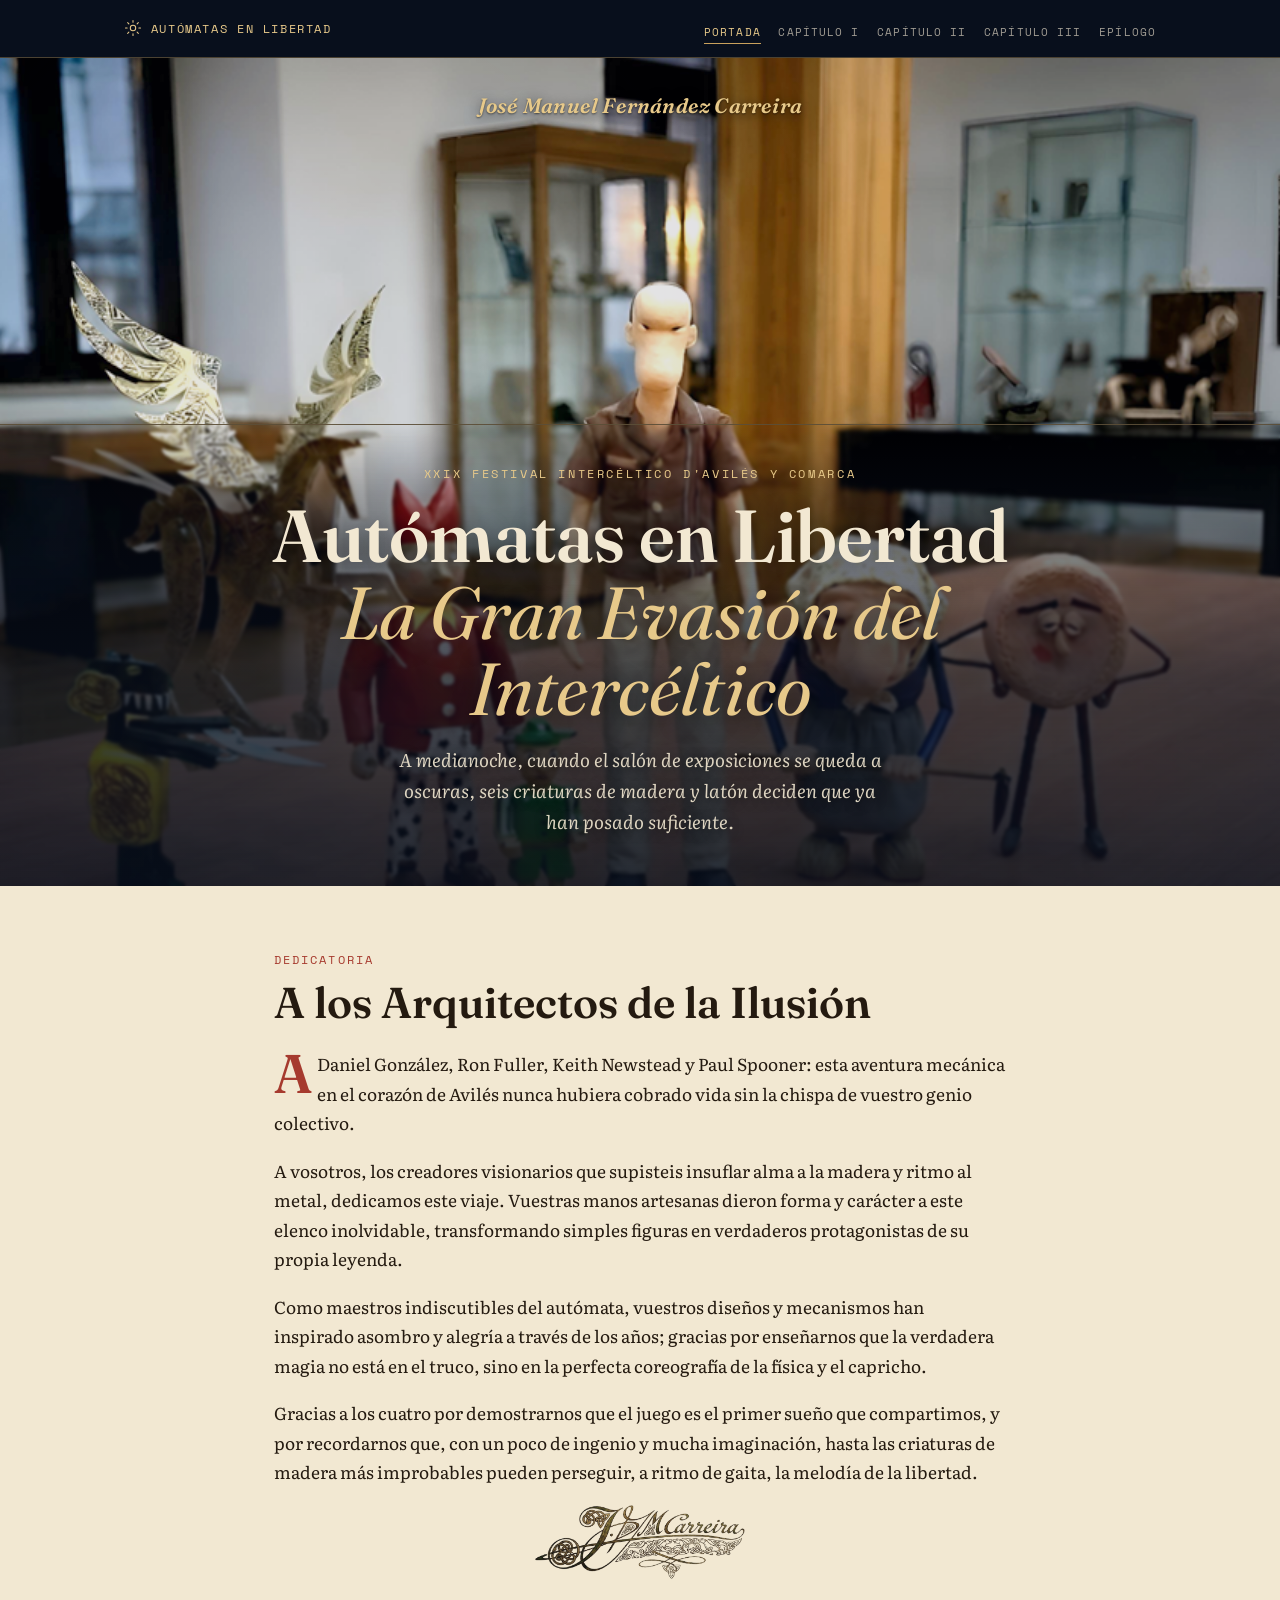
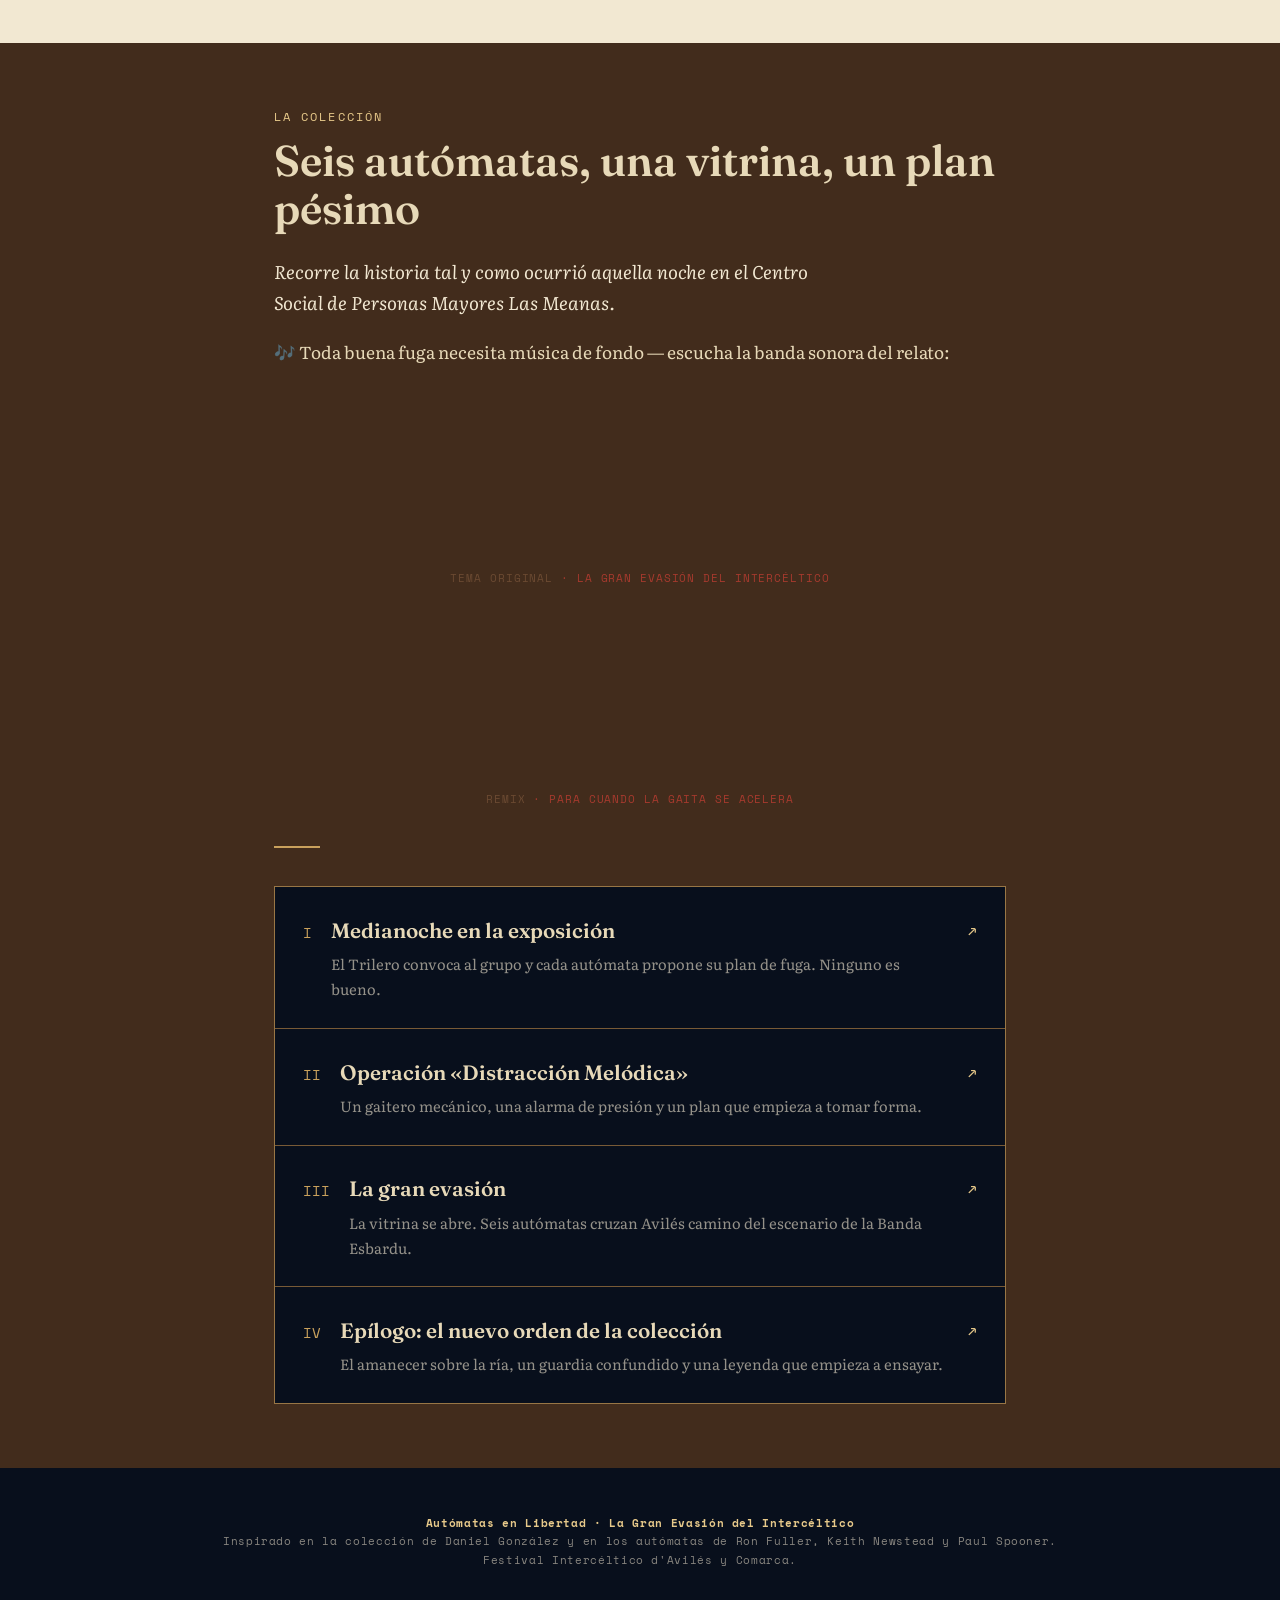
<file: index.html>
<!doctype html>
<html lang="es">
<head>
<meta charset="utf-8">
<meta name="viewport" content="width=device-width, initial-scale=1">
<title>Autómatas en Libertad · La Gran Evasión del Intercéltico</title>
<meta name="description" content="Una noche, seis autómatas de madera escapan de su vitrina en el Festival Intercéltico de Avilés. Un relato ilustrado.">
<link rel="stylesheet" href="style.css">
</head>
<body>

<nav class="site-nav">
  <div class="site-nav__inner">
    <a class="site-nav__brand" href="index.html">
      <svg class="site-nav__gear" viewBox="0 0 24 24" fill="none" xmlns="http://www.w3.org/2000/svg" aria-hidden="true">
        <path d="M12 8.4A3.6 3.6 0 1 0 12 15.6 3.6 3.6 0 0 0 12 8.4Z" stroke="currentColor" stroke-width="1.4"/>
        <path d="M12 2v2.2M12 19.8V22M4.9 4.9l1.6 1.6M17.5 17.5l1.6 1.6M2 12h2.2M19.8 12H22M4.9 19.1l1.6-1.6M17.5 6.5l1.6-1.6" stroke="currentColor" stroke-width="1.4" stroke-linecap="round"/>
      </svg>
      Autómatas en Libertad
    </a>
    <ul class="site-nav__links">
      <li><a href="index.html" aria-current="page">Portada</a></li>
      <li><a href="capitulo-1.html" target="_blank" rel="noopener">Capítulo I</a></li>
      <li><a href="capitulo-2.html" target="_blank" rel="noopener">Capítulo II</a></li>
      <li><a href="capitulo-3.html" target="_blank" rel="noopener">Capítulo III</a></li>
      <li><a href="epilogo.html" target="_blank" rel="noopener">Epílogo</a></li>
    </ul>
  </div>
</nav>

<header class="hero">
  <img class="hero__img" src="images/image1.png" alt="El elenco de autómatas de madera reunidos sobre la mesa de la exposición: Pegasus, el Fool, el Trilero, la Abuela y la Galleta.">
  <div class="hero__spotlight" aria-hidden="true"></div>
  <p class="hero__author">José Manuel Fernández Carreira</p>
  <div class="hero__panel">
    <div class="hero__content">
      <p class="hero__eyebrow">XXIX Festival Intercéltico d'Avilés y Comarca</p>
      <h1 class="hero__title">Autómatas en Libertad<br><em>La Gran Evasión del Intercéltico</em></h1>
      <p class="hero__subtitle">A medianoche, cuando el salón de exposiciones se queda a oscuras, seis criaturas de madera y latón deciden que ya han posado suficiente.</p>
    </div>
  </div>
</header>

<section class="section">
  <p class="eyebrow">Dedicatoria</p>
  <h2 class="title">A los Arquitectos de la Ilusión</h2>
  <div class="prose">
    <p class="chapter-open">A Daniel González, Ron Fuller, Keith Newstead y Paul Spooner: esta aventura mecánica en el corazón de Avilés nunca hubiera cobrado vida sin la chispa de vuestro genio colectivo.</p>
    <p>A vosotros, los creadores visionarios que supisteis insuflar alma a la madera y ritmo al metal, dedicamos este viaje. Vuestras manos artesanas dieron forma y carácter a este elenco inolvidable, transformando simples figuras en verdaderos protagonistas de su propia leyenda.</p>
    <p>Como maestros indiscutibles del autómata, vuestros diseños y mecanismos han inspirado asombro y alegría a través de los años; gracias por enseñarnos que la verdadera magia no está en el truco, sino en la perfecta coreografía de la física y el capricho.</p>
    <p>Gracias a los cuatro por demostrarnos que el juego es el primer sueño que compartimos, y por recordarnos que, con un poco de ingenio y mucha imaginación, hasta las criaturas de madera más improbables pueden perseguir, a ritmo de gaita, la melodía de la libertad.</p>
  </div>
  <img class="emblem" src="images/image2.png" alt="Emblema decorativo del festival">
</section>

<section class="section--wood">
  <div class="section__inner">
    <p class="eyebrow">La colección</p>
    <h2 class="title">Seis autómatas, una vitrina, un plan pésimo</h2>
    <p class="lede">Recorre la historia tal y como ocurrió aquella noche en el Centro Social de Personas Mayores Las Meanas.</p>

    <div class="soundtrack">
      <p class="soundtrack__intro">🎶 Toda buena fuga necesita música de fondo — escucha la banda sonora del relato:</p>
      <div class="soundtrack__grid">
        <figure class="soundtrack__track">
          <iframe class="soundtrack__player" width="100%" height="166" scrolling="no" frameborder="no" allow="autoplay"
            title="Reproductor de SoundCloud: Autómatas en Libertad. La gran Evasión del Intercéltico"
            src="https://w.soundcloud.com/player/?url=https%3A//soundcloud.com/jmfcarreira/automatas-en-libertad-la-gran&color=%23c9a15c&auto_play=false&hide_related=true&show_comments=false&show_user=true&show_reposts=false&show_teaser=false&visual=false"></iframe>
          <figcaption class="plate__caption">Tema original <span>· La Gran Evasión del Intercéltico</span></figcaption>
        </figure>
        <figure class="soundtrack__track">
          <iframe class="soundtrack__player" width="100%" height="166" scrolling="no" frameborder="no" allow="autoplay"
            title="Reproductor de SoundCloud: Autómatas en Libertad. La gran Evasión del Intercéltico (remix)"
            src="https://w.soundcloud.com/player/?url=https%3A//soundcloud.com/jmfcarreira/automatas-en-libertad-la-1&color=%23c9a15c&auto_play=false&hide_related=true&show_comments=false&show_user=true&show_reposts=false&show_teaser=false&visual=false"></iframe>
          <figcaption class="plate__caption">Remix <span>· para cuando la gaita se acelera</span></figcaption>
        </figure>
      </div>
    </div>
    <hr class="divider">
    <nav class="directory" aria-label="Capítulos del relato">
      <a class="directory__item" href="capitulo-1.html" target="_blank" rel="noopener">
        <span class="directory__num">I</span>
        <span class="directory__text">
          <h3>Medianoche en la exposición</h3>
          <p>El Trilero convoca al grupo y cada autómata propone su plan de fuga. Ninguno es bueno.</p>
        </span>
        <span class="directory__arrow" aria-hidden="true">↗</span>
      </a>
      <a class="directory__item" href="capitulo-2.html" target="_blank" rel="noopener">
        <span class="directory__num">II</span>
        <span class="directory__text">
          <h3>Operación «Distracción Melódica»</h3>
          <p>Un gaitero mecánico, una alarma de presión y un plan que empieza a tomar forma.</p>
        </span>
        <span class="directory__arrow" aria-hidden="true">↗</span>
      </a>
      <a class="directory__item" href="capitulo-3.html" target="_blank" rel="noopener">
        <span class="directory__num">III</span>
        <span class="directory__text">
          <h3>La gran evasión</h3>
          <p>La vitrina se abre. Seis autómatas cruzan Avilés camino del escenario de la Banda Esbardu.</p>
        </span>
        <span class="directory__arrow" aria-hidden="true">↗</span>
      </a>
      <a class="directory__item" href="epilogo.html" target="_blank" rel="noopener">
        <span class="directory__num">IV</span>
        <span class="directory__text">
          <h3>Epílogo: el nuevo orden de la colección</h3>
          <p>El amanecer sobre la ría, un guardia confundido y una leyenda que empieza a ensayar.</p>
        </span>
        <span class="directory__arrow" aria-hidden="true">↗</span>
      </a>
    </nav>
  </div>
</section>

<footer class="site-footer">
  <p><strong>Autómatas en Libertad · La Gran Evasión del Intercéltico</strong><br>
  Inspirado en la colección de Daniel González y en los autómatas de Ron Fuller, Keith Newstead y Paul Spooner.<br>
  Festival Intercéltico d'Avilés y Comarca.</p>
</footer>

</body>
</html>
</file>
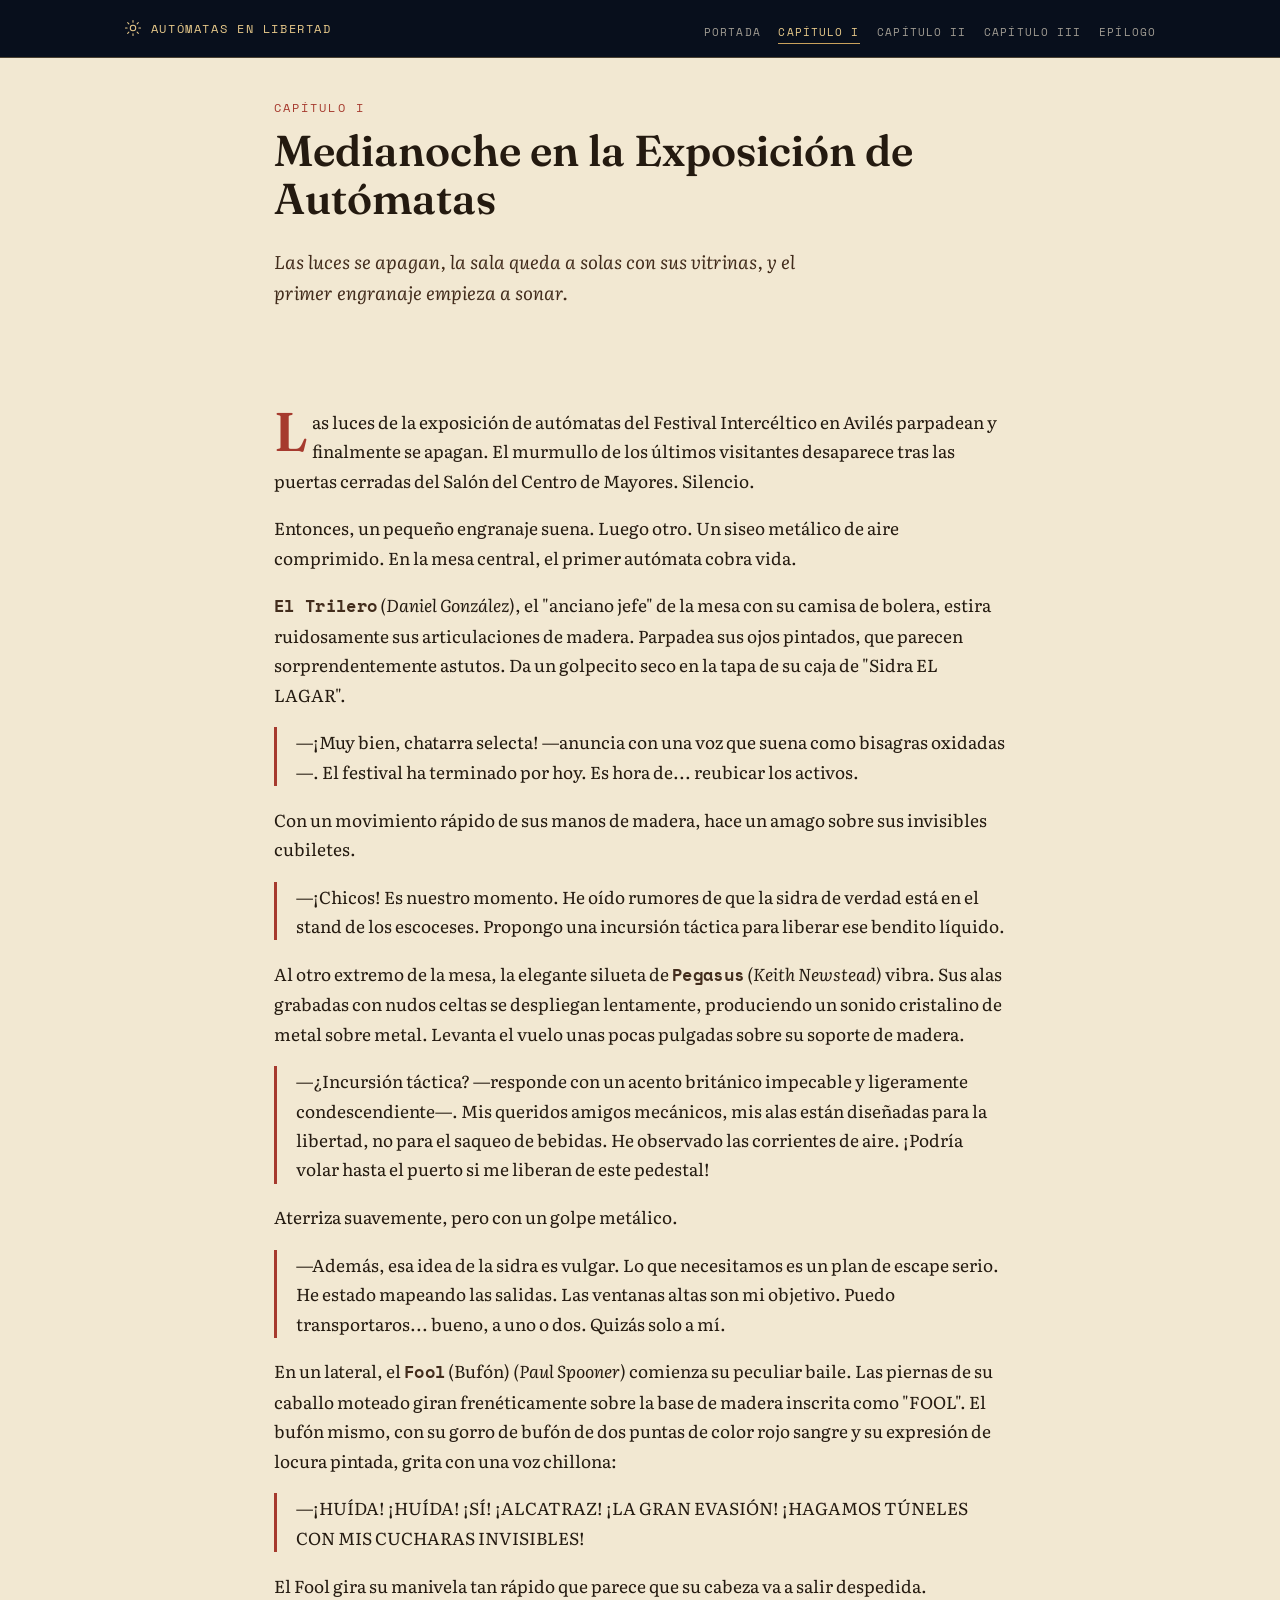
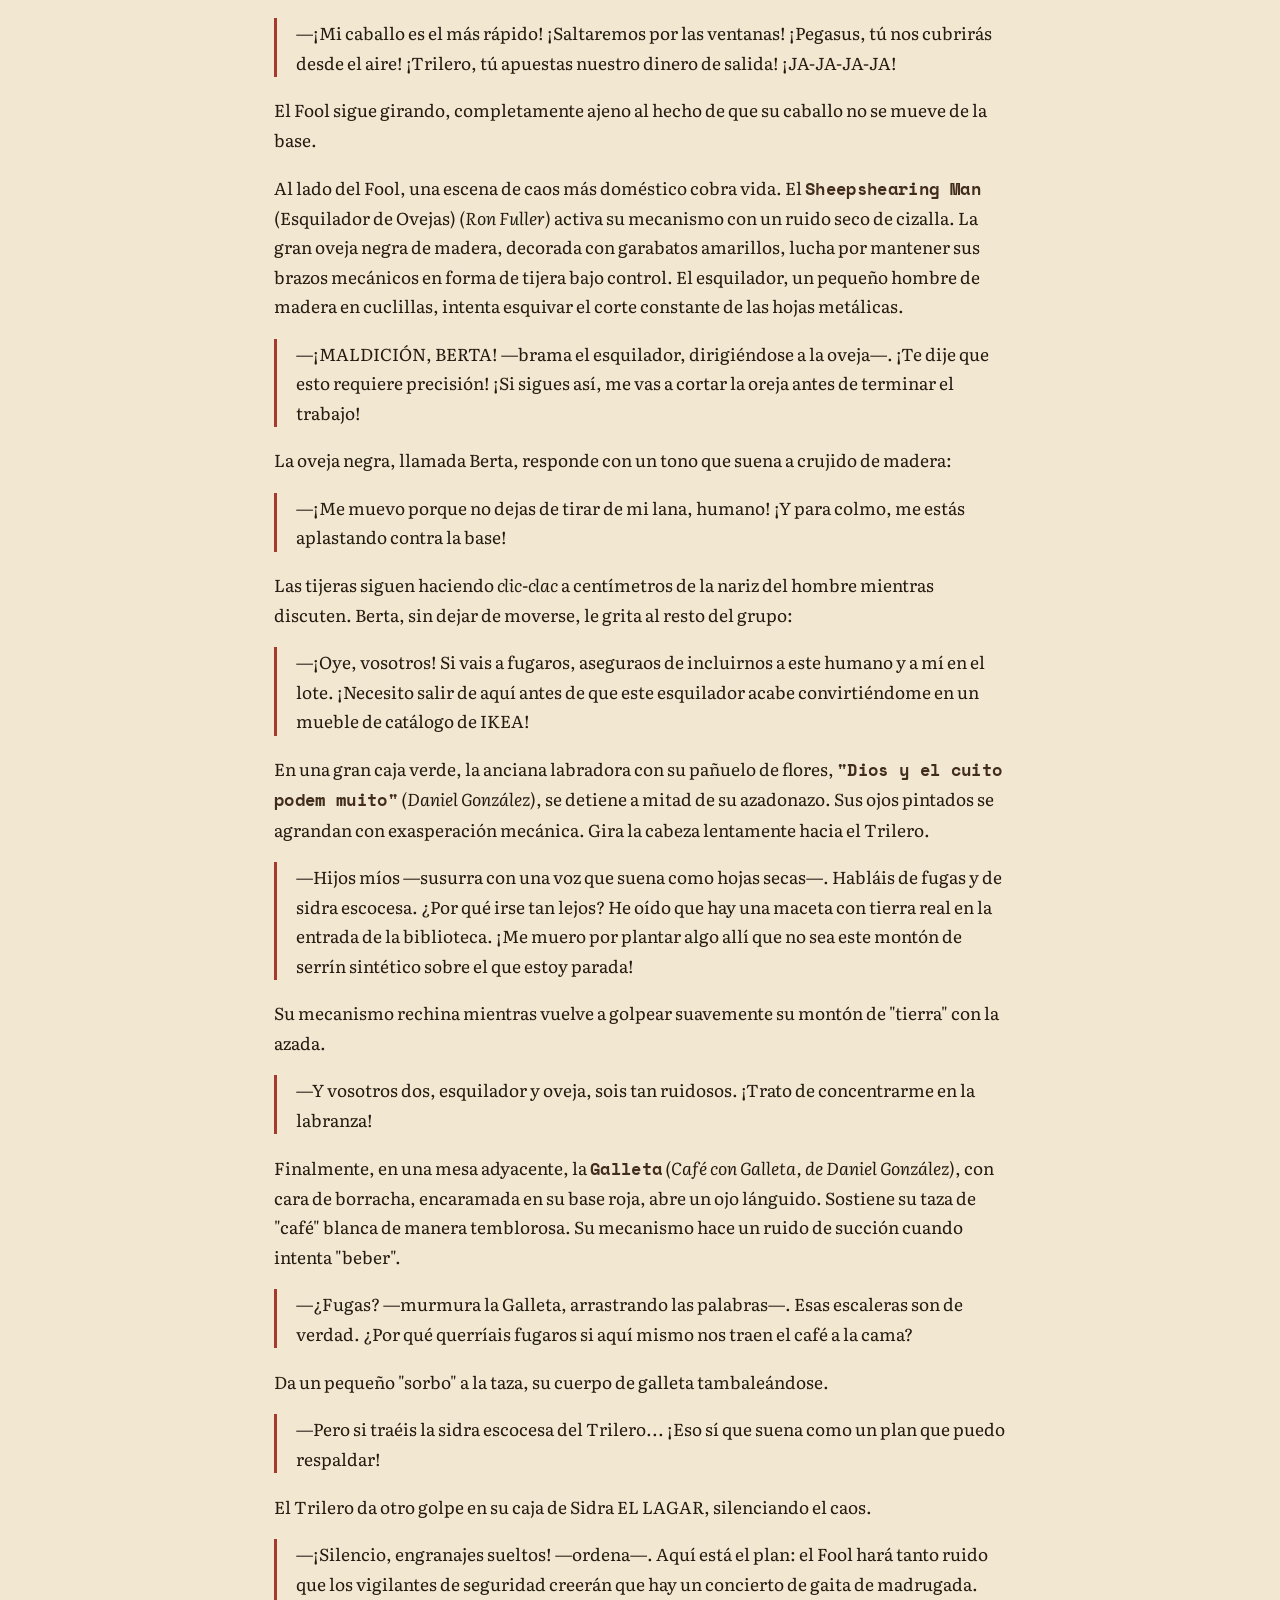
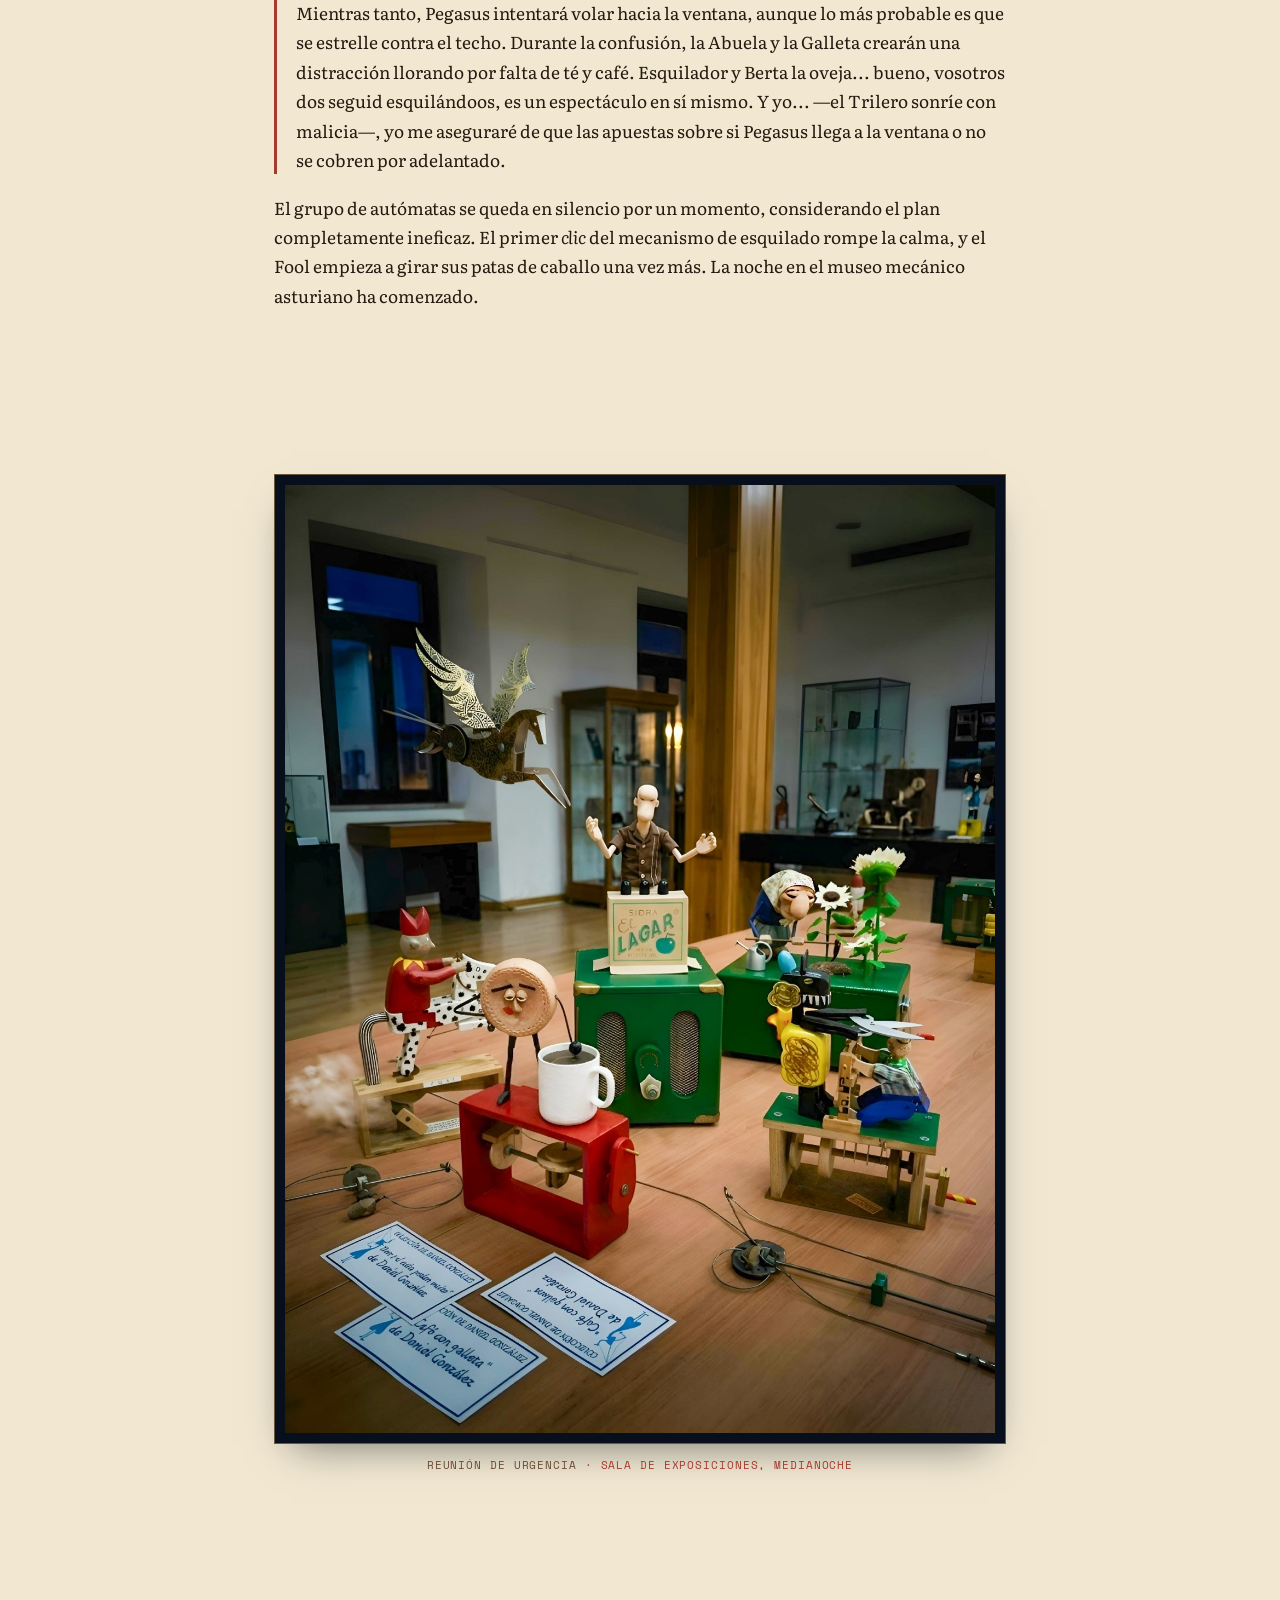
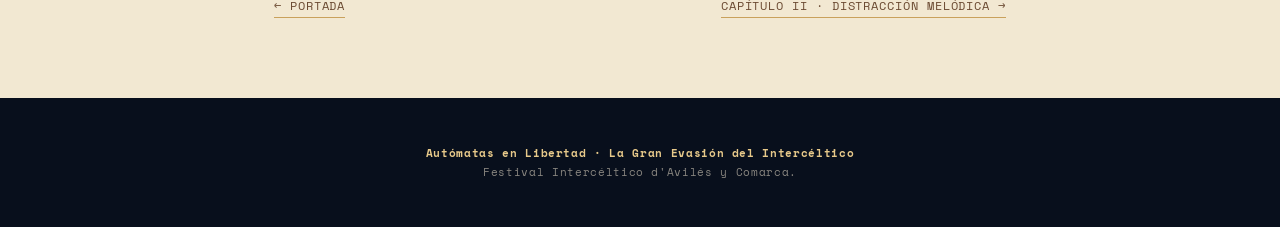
<file: capitulo-1.html>
<!doctype html>
<html lang="es">
<head>
<meta charset="utf-8">
<meta name="viewport" content="width=device-width, initial-scale=1">
<title>Capítulo I · Medianoche en la Exposición · Autómatas en Libertad</title>
<meta name="description" content="El Trilero despierta a la mesa de autómatas y cada uno propone su propio plan de fuga imposible.">
<link rel="stylesheet" href="style.css">
</head>
<body>

<nav class="site-nav">
  <div class="site-nav__inner">
    <a class="site-nav__brand" href="index.html">
      <svg class="site-nav__gear" viewBox="0 0 24 24" fill="none" xmlns="http://www.w3.org/2000/svg" aria-hidden="true">
        <path d="M12 8.4A3.6 3.6 0 1 0 12 15.6 3.6 3.6 0 0 0 12 8.4Z" stroke="currentColor" stroke-width="1.4"/>
        <path d="M12 2v2.2M12 19.8V22M4.9 4.9l1.6 1.6M17.5 17.5l1.6 1.6M2 12h2.2M19.8 12H22M4.9 19.1l1.6-1.6M17.5 6.5l1.6-1.6" stroke="currentColor" stroke-width="1.4" stroke-linecap="round"/>
      </svg>
      Autómatas en Libertad
    </a>
    <ul class="site-nav__links">
      <li><a href="index.html">Portada</a></li>
      <li><a href="capitulo-1.html" aria-current="page">Capítulo I</a></li>
      <li><a href="capitulo-2.html">Capítulo II</a></li>
      <li><a href="capitulo-3.html">Capítulo III</a></li>
      <li><a href="epilogo.html">Epílogo</a></li>
    </ul>
  </div>
</nav>

<section class="section section--tight">
  <p class="eyebrow">Capítulo I</p>
  <h1 class="title">Medianoche en la Exposición de Autómatas</h1>
  <p class="lede">Las luces se apagan, la sala queda a solas con sus vitrinas, y el primer engranaje empieza a sonar.</p>
</section>

<section class="section section--tight prose">
  <p class="chapter-open">Las luces de la exposición de autómatas del Festival Intercéltico en Avilés parpadean y finalmente se apagan. El murmullo de los últimos visitantes desaparece tras las puertas cerradas del Salón del Centro de Mayores. Silencio.</p>
  <p>Entonces, un pequeño engranaje suena. Luego otro. Un siseo metálico de aire comprimido. En la mesa central, el primer autómata cobra vida.</p>
  <p><strong>El Trilero</strong> <em>(Daniel González)</em>, el "anciano jefe" de la mesa con su camisa de bolera, estira ruidosamente sus articulaciones de madera. Parpadea sus ojos pintados, que parecen sorprendentemente astutos. Da un golpecito seco en la tapa de su caja de "Sidra EL LAGAR".</p>
  <blockquote><p>—¡Muy bien, chatarra selecta! —anuncia con una voz que suena como bisagras oxidadas—. El festival ha terminado por hoy. Es hora de... reubicar los activos.</p></blockquote>
  <p>Con un movimiento rápido de sus manos de madera, hace un amago sobre sus invisibles cubiletes.</p>
  <blockquote><p>—¡Chicos! Es nuestro momento. He oído rumores de que la sidra de verdad está en el stand de los escoceses. Propongo una incursión táctica para liberar ese bendito líquido.</p></blockquote>
  <p>Al otro extremo de la mesa, la elegante silueta de <strong>Pegasus</strong> <em>(Keith Newstead)</em> vibra. Sus alas grabadas con nudos celtas se despliegan lentamente, produciendo un sonido cristalino de metal sobre metal. Levanta el vuelo unas pocas pulgadas sobre su soporte de madera.</p>
  <blockquote><p>—¿Incursión táctica? —responde con un acento británico impecable y ligeramente condescendiente—. Mis queridos amigos mecánicos, mis alas están diseñadas para la libertad, no para el saqueo de bebidas. He observado las corrientes de aire. ¡Podría volar hasta el puerto si me liberan de este pedestal!</p></blockquote>
  <p>Aterriza suavemente, pero con un golpe metálico.</p>
  <blockquote><p>—Además, esa idea de la sidra es vulgar. Lo que necesitamos es un plan de escape serio. He estado mapeando las salidas. Las ventanas altas son mi objetivo. Puedo transportaros... bueno, a uno o dos. Quizás solo a mí.</p></blockquote>
  <p>En un lateral, el <strong>Fool</strong> (Bufón) <em>(Paul Spooner)</em> comienza su peculiar baile. Las piernas de su caballo moteado giran frenéticamente sobre la base de madera inscrita como "FOOL". El bufón mismo, con su gorro de bufón de dos puntas de color rojo sangre y su expresión de locura pintada, grita con una voz chillona:</p>
  <blockquote><p>—¡HUÍDA! ¡HUÍDA! ¡SÍ! ¡ALCATRAZ! ¡LA GRAN EVASIÓN! ¡HAGAMOS TÚNELES CON MIS CUCHARAS INVISIBLES!</p></blockquote>
  <p>El Fool gira su manivela tan rápido que parece que su cabeza va a salir despedida.</p>
  <blockquote><p>—¡Mi caballo es el más rápido! ¡Saltaremos por las ventanas! ¡Pegasus, tú nos cubrirás desde el aire! ¡Trilero, tú apuestas nuestro dinero de salida! ¡JA-JA-JA-JA!</p></blockquote>
  <p>El Fool sigue girando, completamente ajeno al hecho de que su caballo no se mueve de la base.</p>
  <p>Al lado del Fool, una escena de caos más doméstico cobra vida. El <strong>Sheepshearing Man</strong> (Esquilador de Ovejas) <em>(Ron Fuller)</em> activa su mecanismo con un ruido seco de cizalla. La gran oveja negra de madera, decorada con garabatos amarillos, lucha por mantener sus brazos mecánicos en forma de tijera bajo control. El esquilador, un pequeño hombre de madera en cuclillas, intenta esquivar el corte constante de las hojas metálicas.</p>
  <blockquote><p>—¡MALDICIÓN, BERTA! —brama el esquilador, dirigiéndose a la oveja—. ¡Te dije que esto requiere precisión! ¡Si sigues así, me vas a cortar la oreja antes de terminar el trabajo!</p></blockquote>
  <p>La oveja negra, llamada Berta, responde con un tono que suena a crujido de madera:</p>
  <blockquote><p>—¡Me muevo porque no dejas de tirar de mi lana, humano! ¡Y para colmo, me estás aplastando contra la base!</p></blockquote>
  <p>Las tijeras siguen haciendo <em>clic-clac</em> a centímetros de la nariz del hombre mientras discuten. Berta, sin dejar de moverse, le grita al resto del grupo:</p>
  <blockquote><p>—¡Oye, vosotros! Si vais a fugaros, aseguraos de incluirnos a este humano y a mí en el lote. ¡Necesito salir de aquí antes de que este esquilador acabe convirtiéndome en un mueble de catálogo de IKEA!</p></blockquote>
  <p>En una gran caja verde, la anciana labradora con su pañuelo de flores, <strong>"Dios y el cuito podem muito"</strong> <em>(Daniel González)</em>, se detiene a mitad de su azadonazo. Sus ojos pintados se agrandan con exasperación mecánica. Gira la cabeza lentamente hacia el Trilero.</p>
  <blockquote><p>—Hijos míos —susurra con una voz que suena como hojas secas—. Habláis de fugas y de sidra escocesa. ¿Por qué irse tan lejos? He oído que hay una maceta con tierra real en la entrada de la biblioteca. ¡Me muero por plantar algo allí que no sea este montón de serrín sintético sobre el que estoy parada!</p></blockquote>
  <p>Su mecanismo rechina mientras vuelve a golpear suavemente su montón de "tierra" con la azada.</p>
  <blockquote><p>—Y vosotros dos, esquilador y oveja, sois tan ruidosos. ¡Trato de concentrarme en la labranza!</p></blockquote>
  <p>Finalmente, en una mesa adyacente, la <strong>Galleta</strong> <em>(Café con Galleta, de Daniel González)</em>, con cara de borracha, encaramada en su base roja, abre un ojo lánguido. Sostiene su taza de "café" blanca de manera temblorosa. Su mecanismo hace un ruido de succión cuando intenta "beber".</p>
  <blockquote><p>—¿Fugas? —murmura la Galleta, arrastrando las palabras—. Esas escaleras son de verdad. ¿Por qué querríais fugaros si aquí mismo nos traen el café a la cama?</p></blockquote>
  <p>Da un pequeño "sorbo" a la taza, su cuerpo de galleta tambaleándose.</p>
  <blockquote><p>—Pero si traéis la sidra escocesa del Trilero... ¡Eso sí que suena como un plan que puedo respaldar!</p></blockquote>
  <p>El Trilero da otro golpe en su caja de Sidra EL LAGAR, silenciando el caos.</p>
  <blockquote><p>—¡Silencio, engranajes sueltos! —ordena—. Aquí está el plan: el Fool hará tanto ruido que los vigilantes de seguridad creerán que hay un concierto de gaita de madrugada. Mientras tanto, Pegasus intentará volar hacia la ventana, aunque lo más probable es que se estrelle contra el techo. Durante la confusión, la Abuela y la Galleta crearán una distracción llorando por falta de té y café. Esquilador y Berta la oveja... bueno, vosotros dos seguid esquilándoos, es un espectáculo en sí mismo. Y yo... —el Trilero sonríe con malicia—, yo me aseguraré de que las apuestas sobre si Pegasus llega a la ventana o no se cobren por adelantado.</p></blockquote>
  <p>El grupo de autómatas se queda en silencio por un momento, considerando el plan completamente ineficaz. El primer <em>clic</em> del mecanismo de esquilado rompe la calma, y el Fool empieza a girar sus patas de caballo una vez más. La noche en el museo mecánico asturiano ha comenzado.</p>
</section>

<section class="section">
  <figure class="plate">
    <div class="plate__frame">
      <img src="images/image3.jpeg" alt="El Trilero y el resto de autómatas reunidos sobre la mesa de exposición, iniciando su plan de fuga.">
    </div>
    <figcaption class="plate__caption">Reunión de urgencia <span>· Sala de exposiciones, medianoche</span></figcaption>
  </figure>
</section>

<nav class="chapter-nav" aria-label="Navegación entre capítulos">
  <a href="index.html">← Portada</a>
  <span class="chapter-nav__spacer"></span>
  <a href="capitulo-2.html">Capítulo II · Distracción Melódica →</a>
</nav>

<footer class="site-footer">
  <p><strong>Autómatas en Libertad · La Gran Evasión del Intercéltico</strong><br>
  Festival Intercéltico d'Avilés y Comarca.</p>
</footer>

</body>
</html>
</file>
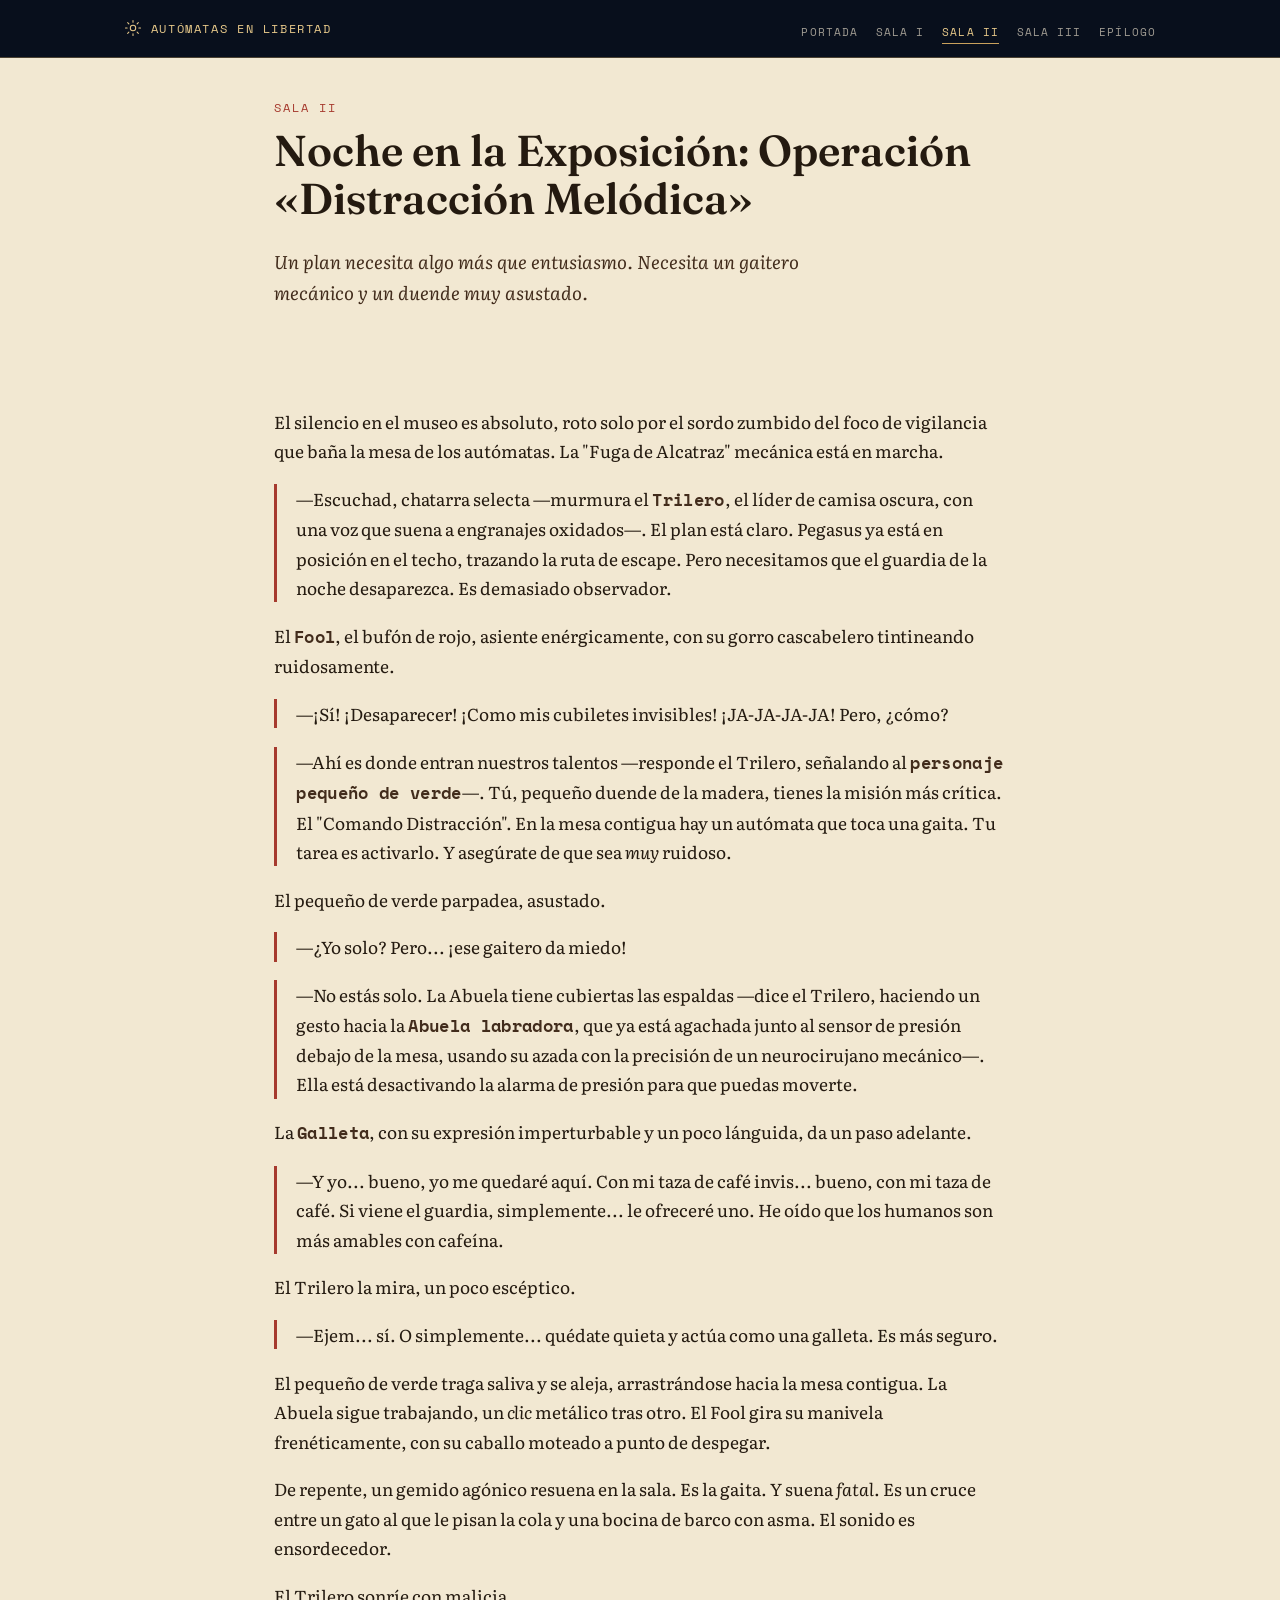
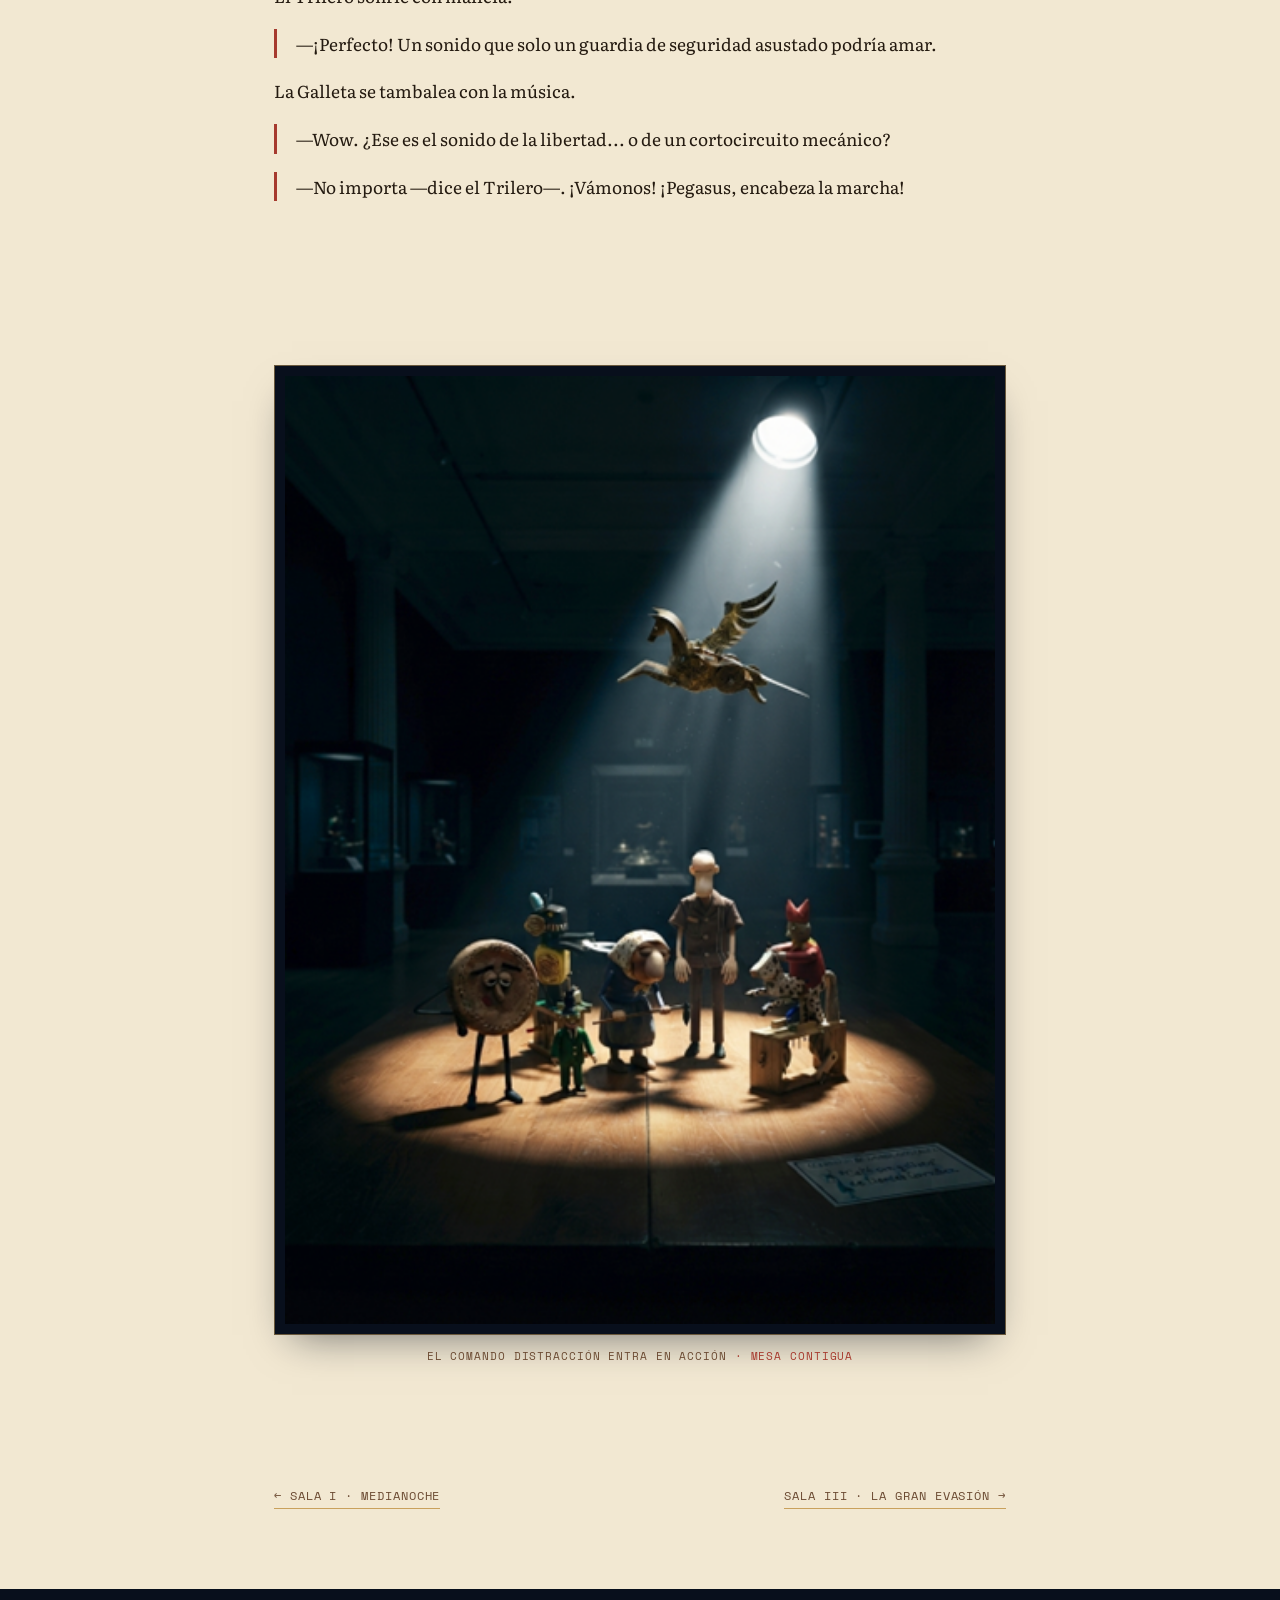
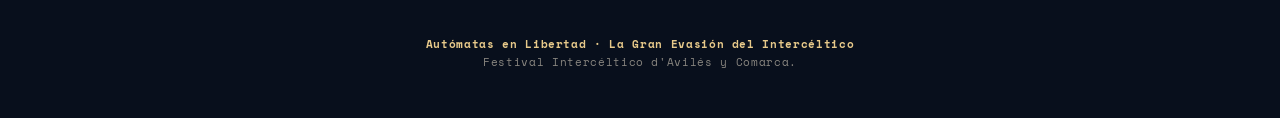
<file: capitulo-2.html>
<!doctype html>
<html lang="es">
<head>
<meta charset="utf-8">
<meta name="viewport" content="width=device-width, initial-scale=1">
<title>Sala II · Operación «Distracción Melódica» · Autómatas en Libertad</title>
<meta name="description" content="El grupo reparte tareas: una gaita, un sensor de presión y un pequeño duende de madera al que le toca la misión más difícil.">
<link rel="stylesheet" href="style.css">
</head>
<body>

<nav class="site-nav">
  <div class="site-nav__inner">
    <a class="site-nav__brand" href="index.html">
      <svg class="site-nav__gear" viewBox="0 0 24 24" fill="none" xmlns="http://www.w3.org/2000/svg" aria-hidden="true">
        <path d="M12 8.4A3.6 3.6 0 1 0 12 15.6 3.6 3.6 0 0 0 12 8.4Z" stroke="currentColor" stroke-width="1.4"/>
        <path d="M12 2v2.2M12 19.8V22M4.9 4.9l1.6 1.6M17.5 17.5l1.6 1.6M2 12h2.2M19.8 12H22M4.9 19.1l1.6-1.6M17.5 6.5l1.6-1.6" stroke="currentColor" stroke-width="1.4" stroke-linecap="round"/>
      </svg>
      Autómatas en Libertad
    </a>
    <ul class="site-nav__links">
      <li><a href="index.html">Portada</a></li>
      <li><a href="capitulo-1.html">Sala I</a></li>
      <li><a href="capitulo-2.html" aria-current="page">Sala II</a></li>
      <li><a href="capitulo-3.html">Sala III</a></li>
      <li><a href="epilogo.html">Epílogo</a></li>
    </ul>
  </div>
</nav>

<section class="section section--tight">
  <p class="eyebrow">Sala II</p>
  <h1 class="title">Noche en la Exposición: Operación «Distracción Melódica»</h1>
  <p class="lede">Un plan necesita algo más que entusiasmo. Necesita un gaitero mecánico y un duende muy asustado.</p>
</section>

<section class="section section--tight prose">
  <p>El silencio en el museo es absoluto, roto solo por el sordo zumbido del foco de vigilancia que baña la mesa de los autómatas. La "Fuga de Alcatraz" mecánica está en marcha.</p>
  <blockquote><p>—Escuchad, chatarra selecta —murmura el <strong>Trilero</strong>, el líder de camisa oscura, con una voz que suena a engranajes oxidados—. El plan está claro. Pegasus ya está en posición en el techo, trazando la ruta de escape. Pero necesitamos que el guardia de la noche desaparezca. Es demasiado observador.</p></blockquote>
  <p>El <strong>Fool</strong>, el bufón de rojo, asiente enérgicamente, con su gorro cascabelero tintineando ruidosamente.</p>
  <blockquote><p>—¡Sí! ¡Desaparecer! ¡Como mis cubiletes invisibles! ¡JA-JA-JA-JA! Pero, ¿cómo?</p></blockquote>
  <blockquote><p>—Ahí es donde entran nuestros talentos —responde el Trilero, señalando al <strong>personaje pequeño de verde</strong>—. Tú, pequeño duende de la madera, tienes la misión más crítica. El "Comando Distracción". En la mesa contigua hay un autómata que toca una gaita. Tu tarea es activarlo. Y asegúrate de que sea <em>muy</em> ruidoso.</p></blockquote>
  <p>El pequeño de verde parpadea, asustado.</p>
  <blockquote><p>—¿Yo solo? Pero... ¡ese gaitero da miedo!</p></blockquote>
  <blockquote><p>—No estás solo. La Abuela tiene cubiertas las espaldas —dice el Trilero, haciendo un gesto hacia la <strong>Abuela labradora</strong>, que ya está agachada junto al sensor de presión debajo de la mesa, usando su azada con la precisión de un neurocirujano mecánico—. Ella está desactivando la alarma de presión para que puedas moverte.</p></blockquote>
  <p>La <strong>Galleta</strong>, con su expresión imperturbable y un poco lánguida, da un paso adelante.</p>
  <blockquote><p>—Y yo... bueno, yo me quedaré aquí. Con mi taza de café invis... bueno, con mi taza de café. Si viene el guardia, simplemente... le ofreceré uno. He oído que los humanos son más amables con cafeína.</p></blockquote>
  <p>El Trilero la mira, un poco escéptico.</p>
  <blockquote><p>—Ejem... sí. O simplemente... quédate quieta y actúa como una galleta. Es más seguro.</p></blockquote>
  <p>El pequeño de verde traga saliva y se aleja, arrastrándose hacia la mesa contigua. La Abuela sigue trabajando, un <em>clic</em> metálico tras otro. El Fool gira su manivela frenéticamente, con su caballo moteado a punto de despegar.</p>
  <p>De repente, un gemido agónico resuena en la sala. Es la gaita. Y suena <em>fatal</em>. Es un cruce entre un gato al que le pisan la cola y una bocina de barco con asma. El sonido es ensordecedor.</p>
  <p>El Trilero sonríe con malicia.</p>
  <blockquote><p>—¡Perfecto! Un sonido que solo un guardia de seguridad asustado podría amar.</p></blockquote>
  <p>La Galleta se tambalea con la música.</p>
  <blockquote><p>—Wow. ¿Ese es el sonido de la libertad... o de un cortocircuito mecánico?</p></blockquote>
  <blockquote><p>—No importa —dice el Trilero—. ¡Vámonos! ¡Pegasus, encabeza la marcha!</p></blockquote>
</section>

<section class="section">
  <figure class="plate">
    <div class="plate__frame">
      <img src="images/image4.png" alt="El pequeño duende de verde junto al autómata gaitero, mientras la Abuela desactiva el sensor de presión.">
    </div>
    <figcaption class="plate__caption">El Comando Distracción entra en acción <span>· mesa contigua</span></figcaption>
  </figure>
</section>

<nav class="chapter-nav" aria-label="Navegación entre capítulos">
  <a href="capitulo-1.html">← Sala I · Medianoche</a>
  <span class="chapter-nav__spacer"></span>
  <a href="capitulo-3.html">Sala III · La Gran Evasión →</a>
</nav>

<footer class="site-footer">
  <p><strong>Autómatas en Libertad · La Gran Evasión del Intercéltico</strong><br>
  Festival Intercéltico d'Avilés y Comarca.</p>
</footer>

</body>
</html>
</file>
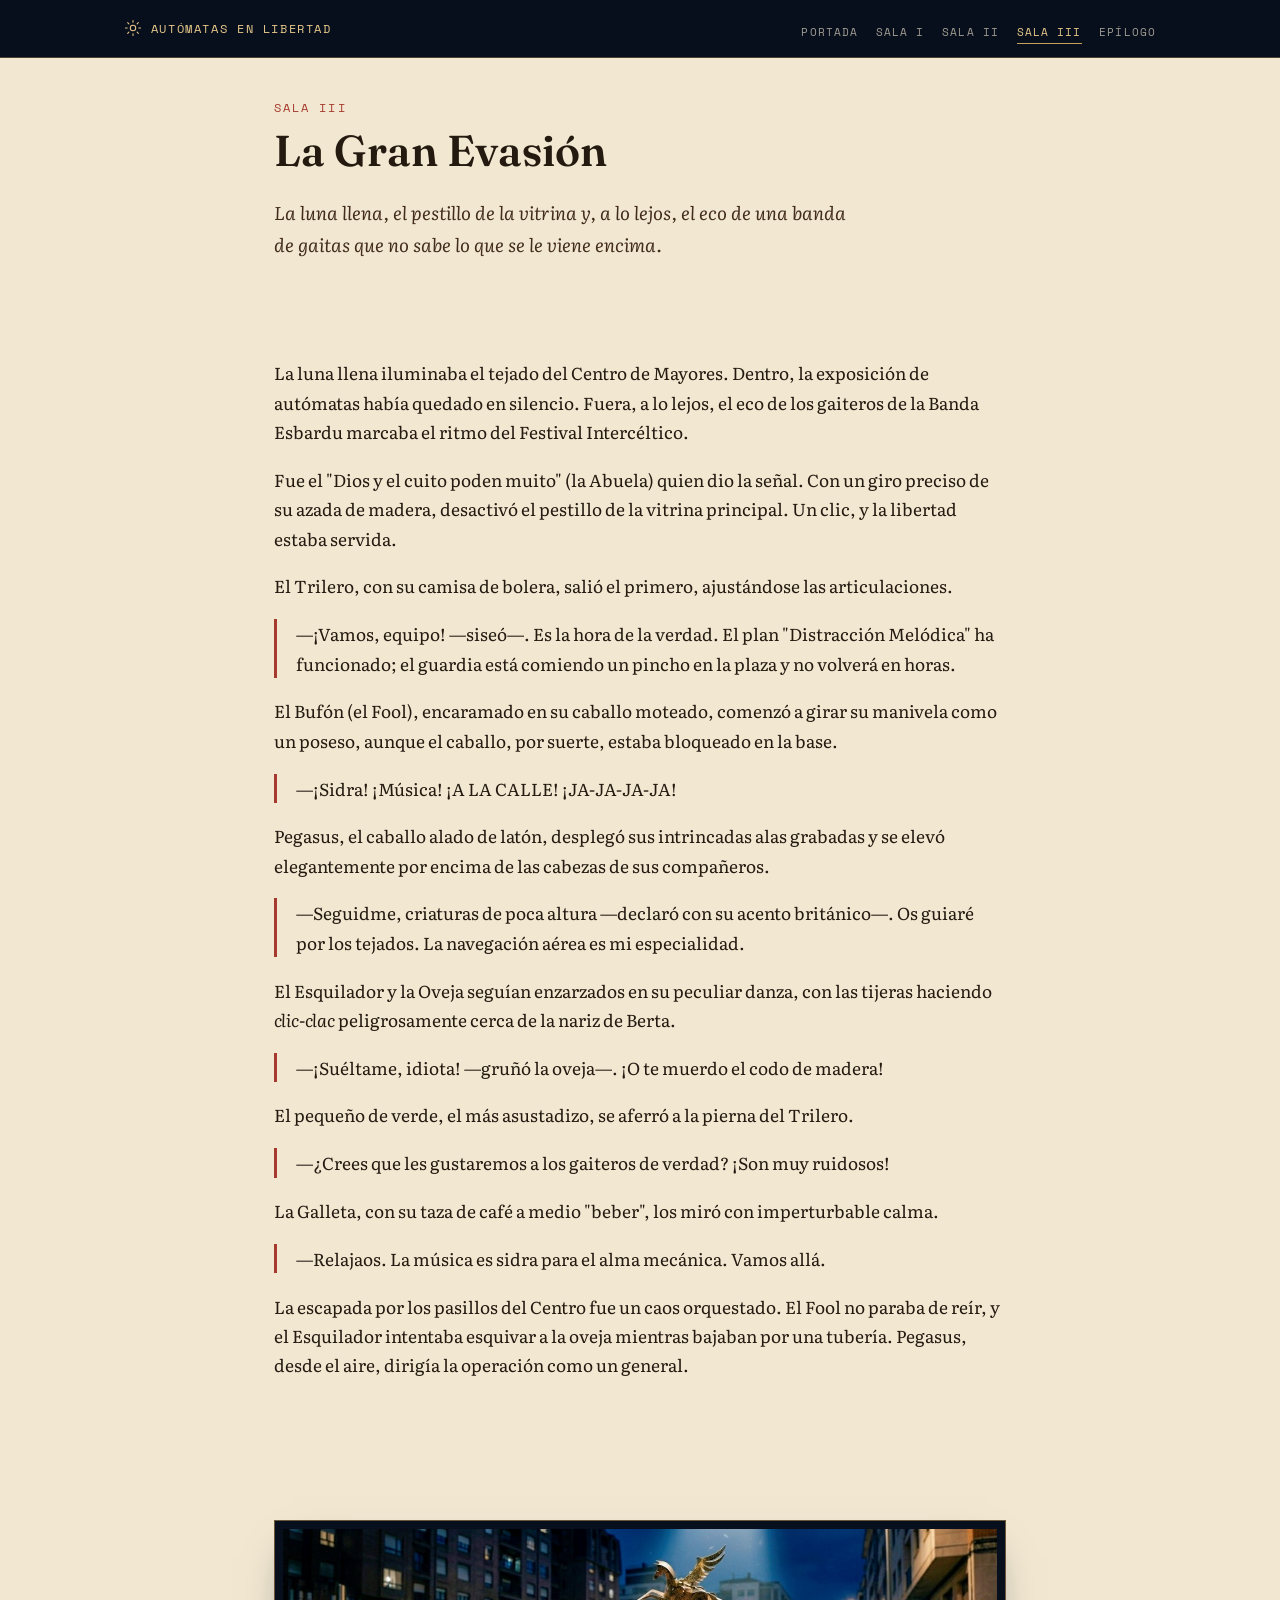
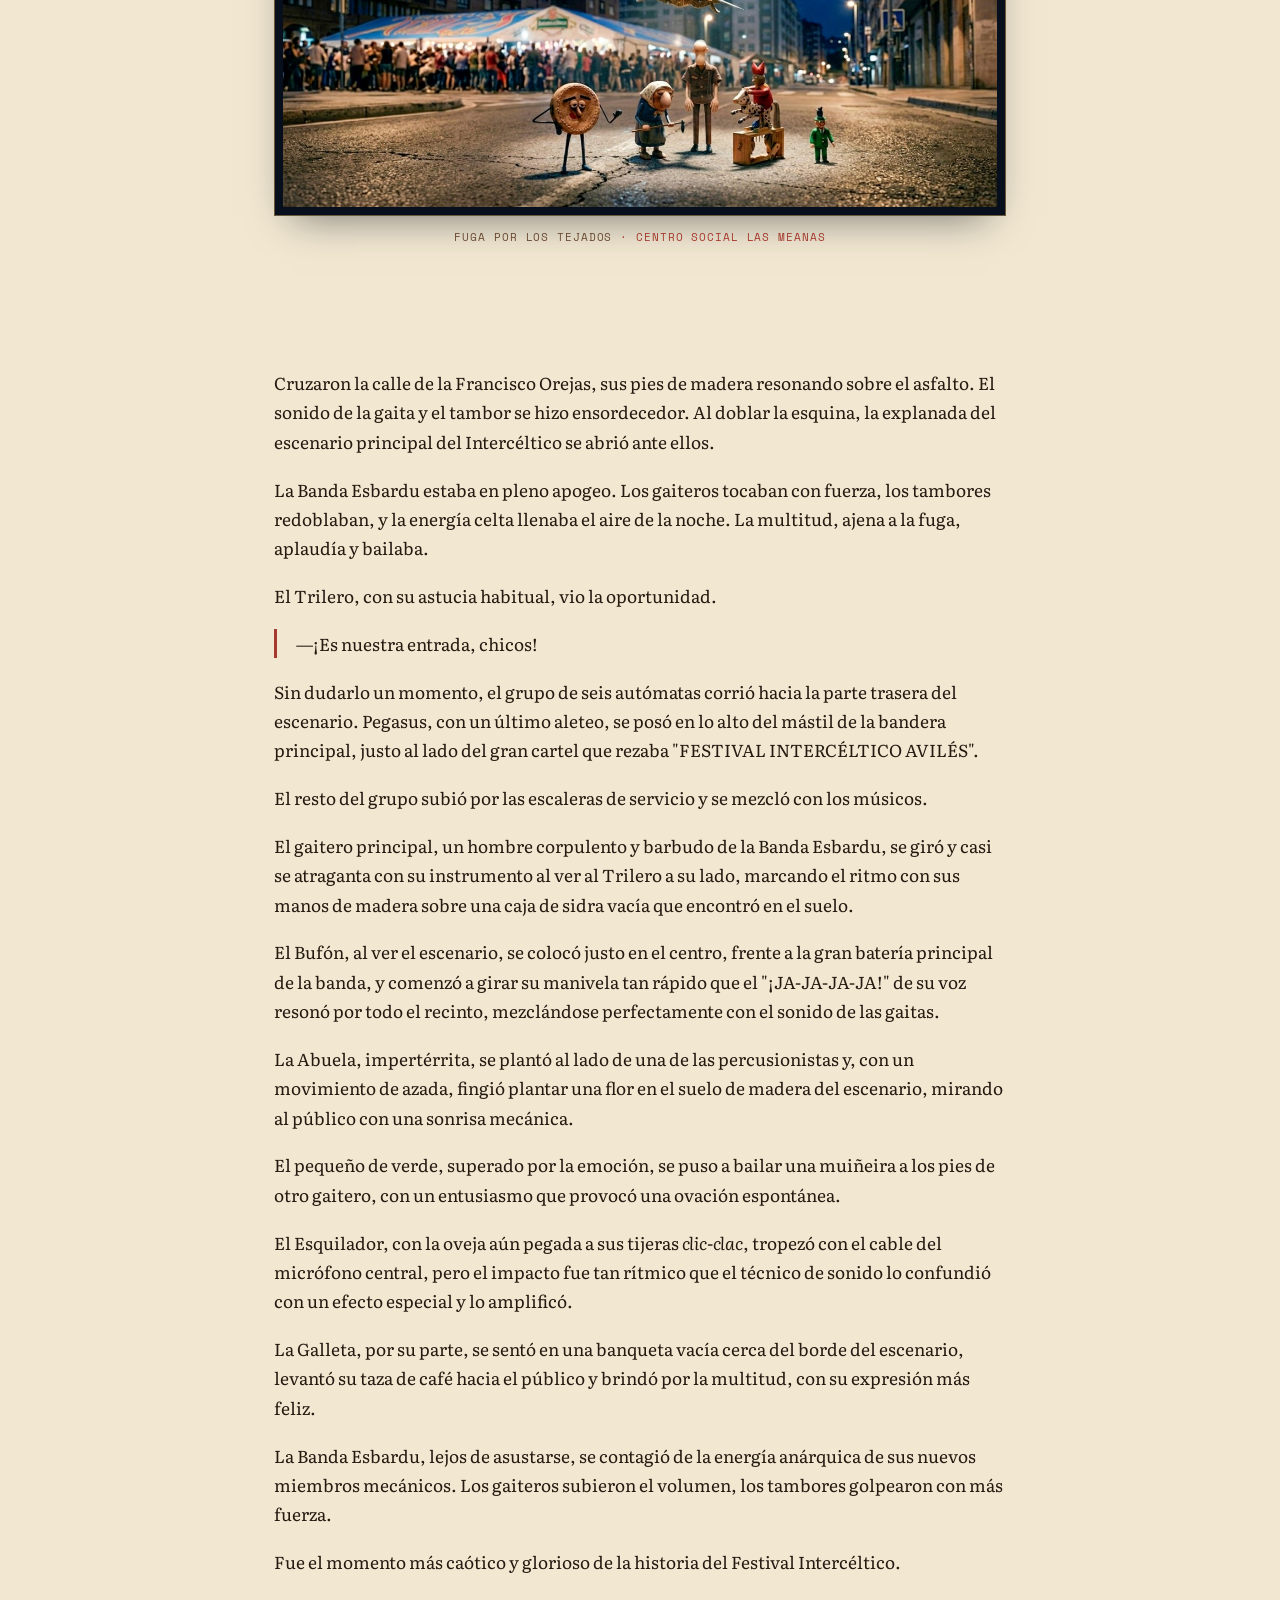
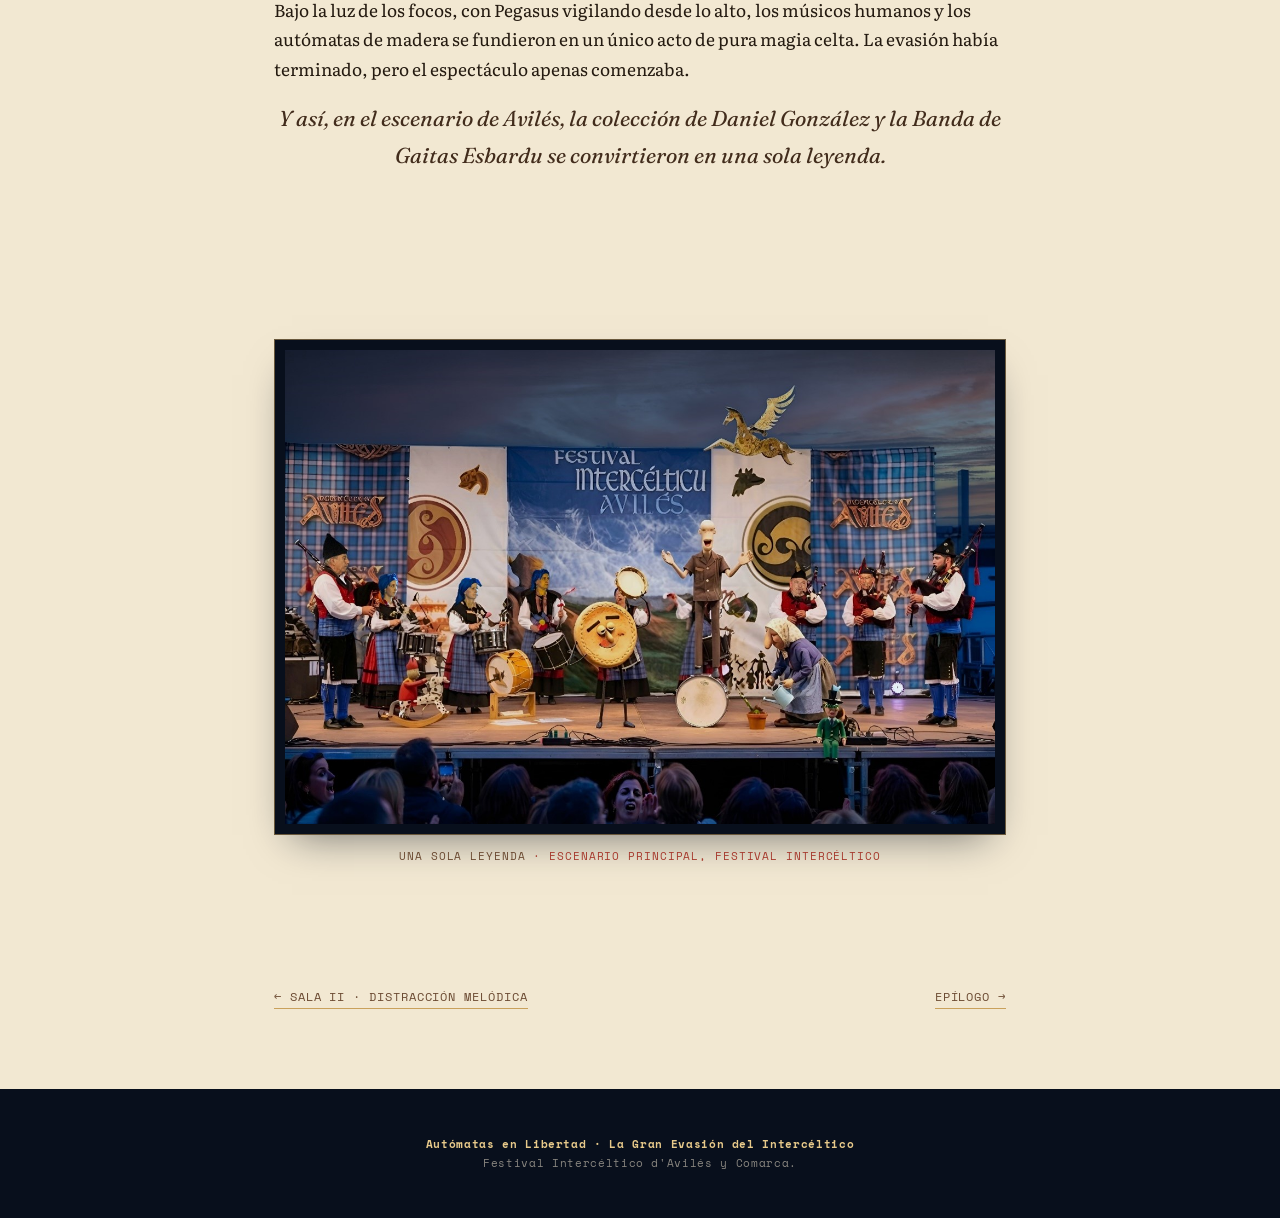
<file: capitulo-3.html>
<!doctype html>
<html lang="es">
<head>
<meta charset="utf-8">
<meta name="viewport" content="width=device-width, initial-scale=1">
<title>Sala III · La Gran Evasión · Autómatas en Libertad</title>
<meta name="description" content="La vitrina se abre, los seis autómatas cruzan Avilés y se cuelan en el escenario de la Banda Esbardu.">
<link rel="stylesheet" href="style.css">
</head>
<body>

<nav class="site-nav">
  <div class="site-nav__inner">
    <a class="site-nav__brand" href="index.html">
      <svg class="site-nav__gear" viewBox="0 0 24 24" fill="none" xmlns="http://www.w3.org/2000/svg" aria-hidden="true">
        <path d="M12 8.4A3.6 3.6 0 1 0 12 15.6 3.6 3.6 0 0 0 12 8.4Z" stroke="currentColor" stroke-width="1.4"/>
        <path d="M12 2v2.2M12 19.8V22M4.9 4.9l1.6 1.6M17.5 17.5l1.6 1.6M2 12h2.2M19.8 12H22M4.9 19.1l1.6-1.6M17.5 6.5l1.6-1.6" stroke="currentColor" stroke-width="1.4" stroke-linecap="round"/>
      </svg>
      Autómatas en Libertad
    </a>
    <ul class="site-nav__links">
      <li><a href="index.html">Portada</a></li>
      <li><a href="capitulo-1.html">Sala I</a></li>
      <li><a href="capitulo-2.html">Sala II</a></li>
      <li><a href="capitulo-3.html" aria-current="page">Sala III</a></li>
      <li><a href="epilogo.html">Epílogo</a></li>
    </ul>
  </div>
</nav>

<section class="section section--tight">
  <p class="eyebrow">Sala III</p>
  <h1 class="title">La Gran Evasión</h1>
  <p class="lede">La luna llena, el pestillo de la vitrina y, a lo lejos, el eco de una banda de gaitas que no sabe lo que se le viene encima.</p>
</section>

<section class="section section--tight prose">
  <p>La luna llena iluminaba el tejado del Centro de Mayores. Dentro, la exposición de autómatas había quedado en silencio. Fuera, a lo lejos, el eco de los gaiteros de la Banda Esbardu marcaba el ritmo del Festival Intercéltico.</p>
  <p>Fue el "Dios y el cuito poden muito" (la Abuela) quien dio la señal. Con un giro preciso de su azada de madera, desactivó el pestillo de la vitrina principal. Un clic, y la libertad estaba servida.</p>
  <p>El Trilero, con su camisa de bolera, salió el primero, ajustándose las articulaciones.</p>
  <blockquote><p>—¡Vamos, equipo! —siseó—. Es la hora de la verdad. El plan "Distracción Melódica" ha funcionado; el guardia está comiendo un pincho en la plaza y no volverá en horas.</p></blockquote>
  <p>El Bufón (el Fool), encaramado en su caballo moteado, comenzó a girar su manivela como un poseso, aunque el caballo, por suerte, estaba bloqueado en la base.</p>
  <blockquote><p>—¡Sidra! ¡Música! ¡A LA CALLE! ¡JA-JA-JA-JA!</p></blockquote>
  <p>Pegasus, el caballo alado de latón, desplegó sus intrincadas alas grabadas y se elevó elegantemente por encima de las cabezas de sus compañeros.</p>
  <blockquote><p>—Seguidme, criaturas de poca altura —declaró con su acento británico—. Os guiaré por los tejados. La navegación aérea es mi especialidad.</p></blockquote>
  <p>El Esquilador y la Oveja seguían enzarzados en su peculiar danza, con las tijeras haciendo <em>clic-clac</em> peligrosamente cerca de la nariz de Berta.</p>
  <blockquote><p>—¡Suéltame, idiota! —gruñó la oveja—. ¡O te muerdo el codo de madera!</p></blockquote>
  <p>El pequeño de verde, el más asustadizo, se aferró a la pierna del Trilero.</p>
  <blockquote><p>—¿Crees que les gustaremos a los gaiteros de verdad? ¡Son muy ruidosos!</p></blockquote>
  <p>La Galleta, con su taza de café a medio "beber", los miró con imperturbable calma.</p>
  <blockquote><p>—Relajaos. La música es sidra para el alma mecánica. Vamos allá.</p></blockquote>
  <p>La escapada por los pasillos del Centro fue un caos orquestado. El Fool no paraba de reír, y el Esquilador intentaba esquivar a la oveja mientras bajaban por una tubería. Pegasus, desde el aire, dirigía la operación como un general.</p>
</section>

<section class="section section--tight">
  <figure class="plate plate--wide">
    <div class="plate__frame">
      <img src="images/image5.jpeg" alt="El grupo de autómatas escapando por los pasillos del centro, con Pegasus sobrevolando la operación.">
    </div>
    <figcaption class="plate__caption">Fuga por los tejados <span>· Centro Social Las Meanas</span></figcaption>
  </figure>
</section>

<section class="section section--tight prose">
  <p>Cruzaron la calle de la Francisco Orejas, sus pies de madera resonando sobre el asfalto. El sonido de la gaita y el tambor se hizo ensordecedor. Al doblar la esquina, la explanada del escenario principal del Intercéltico se abrió ante ellos.</p>
  <p>La Banda Esbardu estaba en pleno apogeo. Los gaiteros tocaban con fuerza, los tambores redoblaban, y la energía celta llenaba el aire de la noche. La multitud, ajena a la fuga, aplaudía y bailaba.</p>
  <p>El Trilero, con su astucia habitual, vio la oportunidad.</p>
  <blockquote><p>—¡Es nuestra entrada, chicos!</p></blockquote>
  <p>Sin dudarlo un momento, el grupo de seis autómatas corrió hacia la parte trasera del escenario. Pegasus, con un último aleteo, se posó en lo alto del mástil de la bandera principal, justo al lado del gran cartel que rezaba "FESTIVAL INTERCÉLTICO AVILÉS".</p>
  <p>El resto del grupo subió por las escaleras de servicio y se mezcló con los músicos.</p>
  <p>El gaitero principal, un hombre corpulento y barbudo de la Banda Esbardu, se giró y casi se atraganta con su instrumento al ver al Trilero a su lado, marcando el ritmo con sus manos de madera sobre una caja de sidra vacía que encontró en el suelo.</p>
  <p>El Bufón, al ver el escenario, se colocó justo en el centro, frente a la gran batería principal de la banda, y comenzó a girar su manivela tan rápido que el "¡JA-JA-JA-JA!" de su voz resonó por todo el recinto, mezclándose perfectamente con el sonido de las gaitas.</p>
  <p>La Abuela, impertérrita, se plantó al lado de una de las percusionistas y, con un movimiento de azada, fingió plantar una flor en el suelo de madera del escenario, mirando al público con una sonrisa mecánica.</p>
  <p>El pequeño de verde, superado por la emoción, se puso a bailar una muiñeira a los pies de otro gaitero, con un entusiasmo que provocó una ovación espontánea.</p>
  <p>El Esquilador, con la oveja aún pegada a sus tijeras <em>clic-clac</em>, tropezó con el cable del micrófono central, pero el impacto fue tan rítmico que el técnico de sonido lo confundió con un efecto especial y lo amplificó.</p>
  <p>La Galleta, por su parte, se sentó en una banqueta vacía cerca del borde del escenario, levantó su taza de café hacia el público y brindó por la multitud, con su expresión más feliz.</p>
  <p>La Banda Esbardu, lejos de asustarse, se contagió de la energía anárquica de sus nuevos miembros mecánicos. Los gaiteros subieron el volumen, los tambores golpearon con más fuerza.</p>
  <p>Fue el momento más caótico y glorioso de la historia del Festival Intercéltico.</p>
  <p>Bajo la luz de los focos, con Pegasus vigilando desde lo alto, los músicos humanos y los autómatas de madera se fundieron en un único acto de pura magia celta. La evasión había terminado, pero el espectáculo apenas comenzaba.</p>
  <p class="closing-line">Y así, en el escenario de Avilés, la colección de Daniel González y la Banda de Gaitas Esbardu se convirtieron en una sola leyenda.</p>
</section>

<section class="section">
  <figure class="plate">
    <div class="plate__frame">
      <img src="images/image6.jpeg" alt="Los autómatas mezclados con los músicos de la Banda Esbardu sobre el escenario del Festival Intercéltico.">
    </div>
    <figcaption class="plate__caption">Una sola leyenda <span>· Escenario principal, Festival Intercéltico</span></figcaption>
  </figure>
</section>

<nav class="chapter-nav" aria-label="Navegación entre capítulos">
  <a href="capitulo-2.html">← Sala II · Distracción Melódica</a>
  <span class="chapter-nav__spacer"></span>
  <a href="epilogo.html">Epílogo →</a>
</nav>

<footer class="site-footer">
  <p><strong>Autómatas en Libertad · La Gran Evasión del Intercéltico</strong><br>
  Festival Intercéltico d'Avilés y Comarca.</p>
</footer>

</body>
</html>
</file>
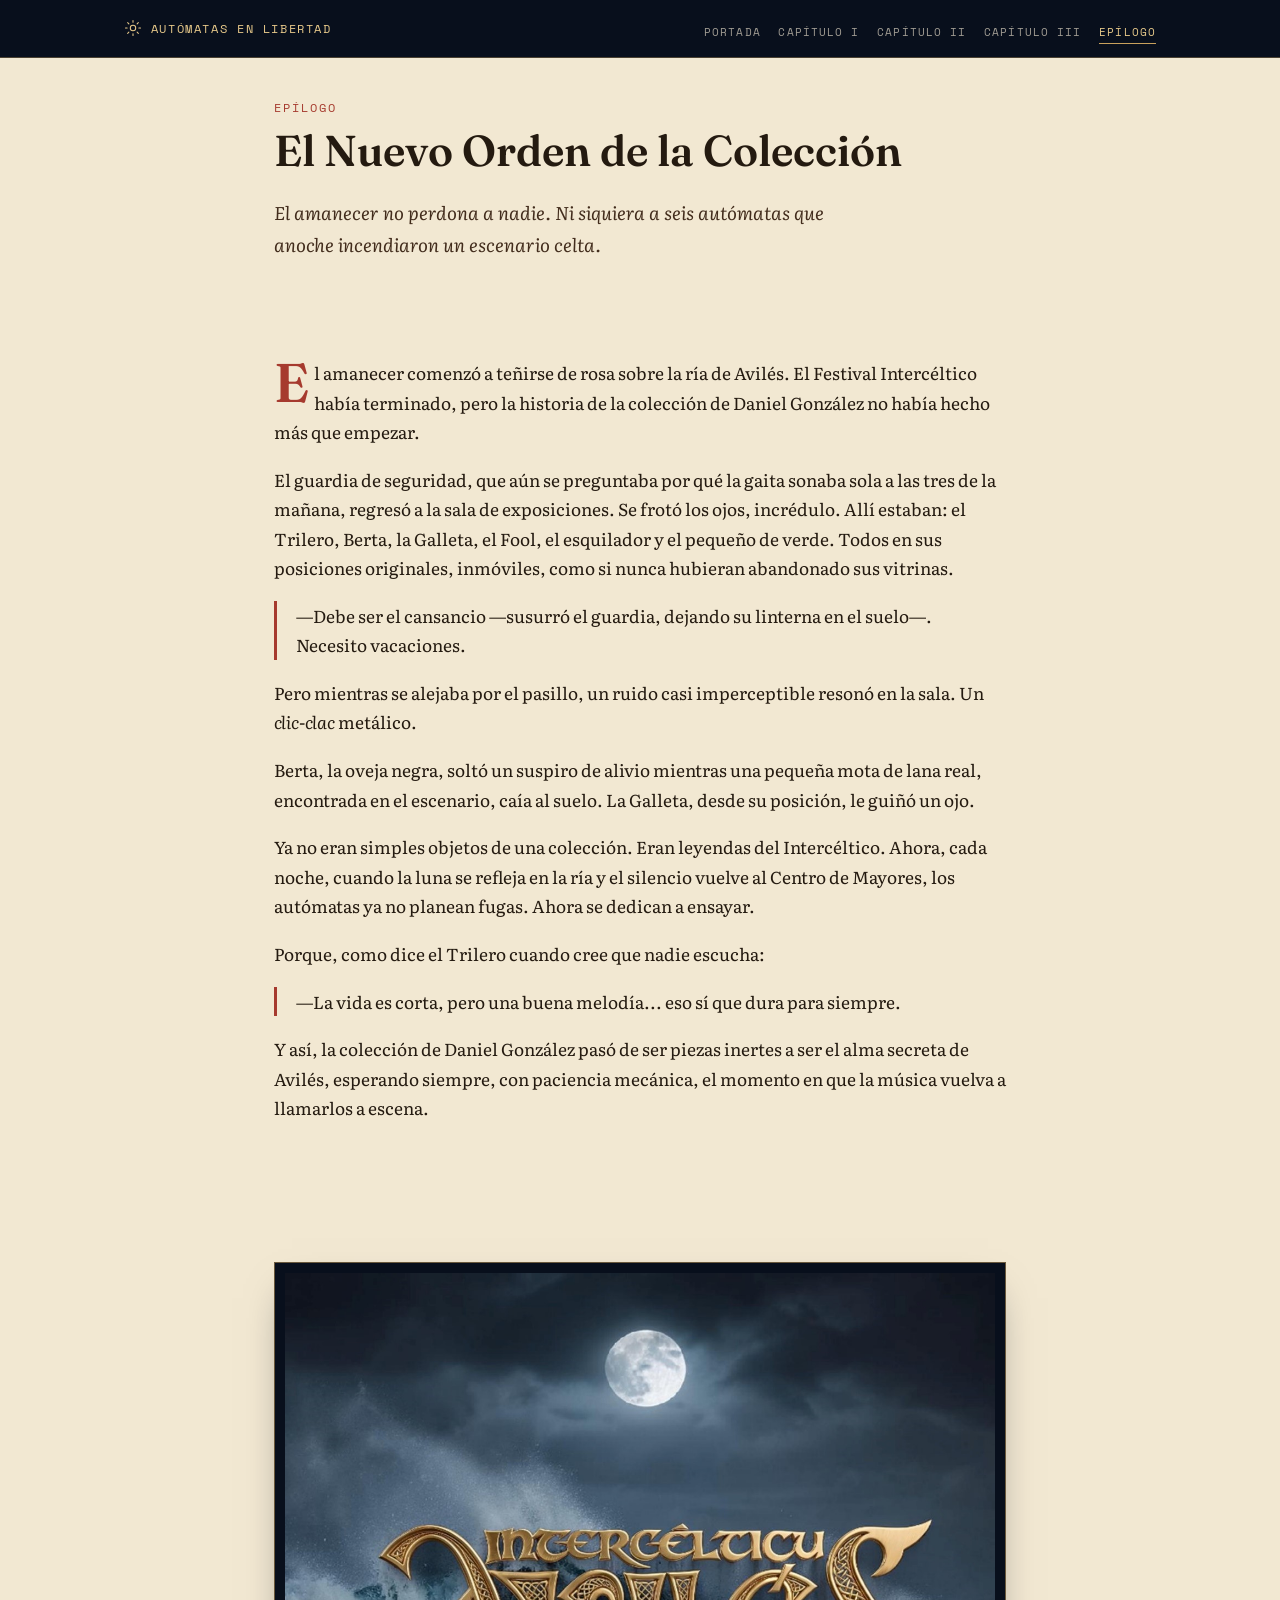
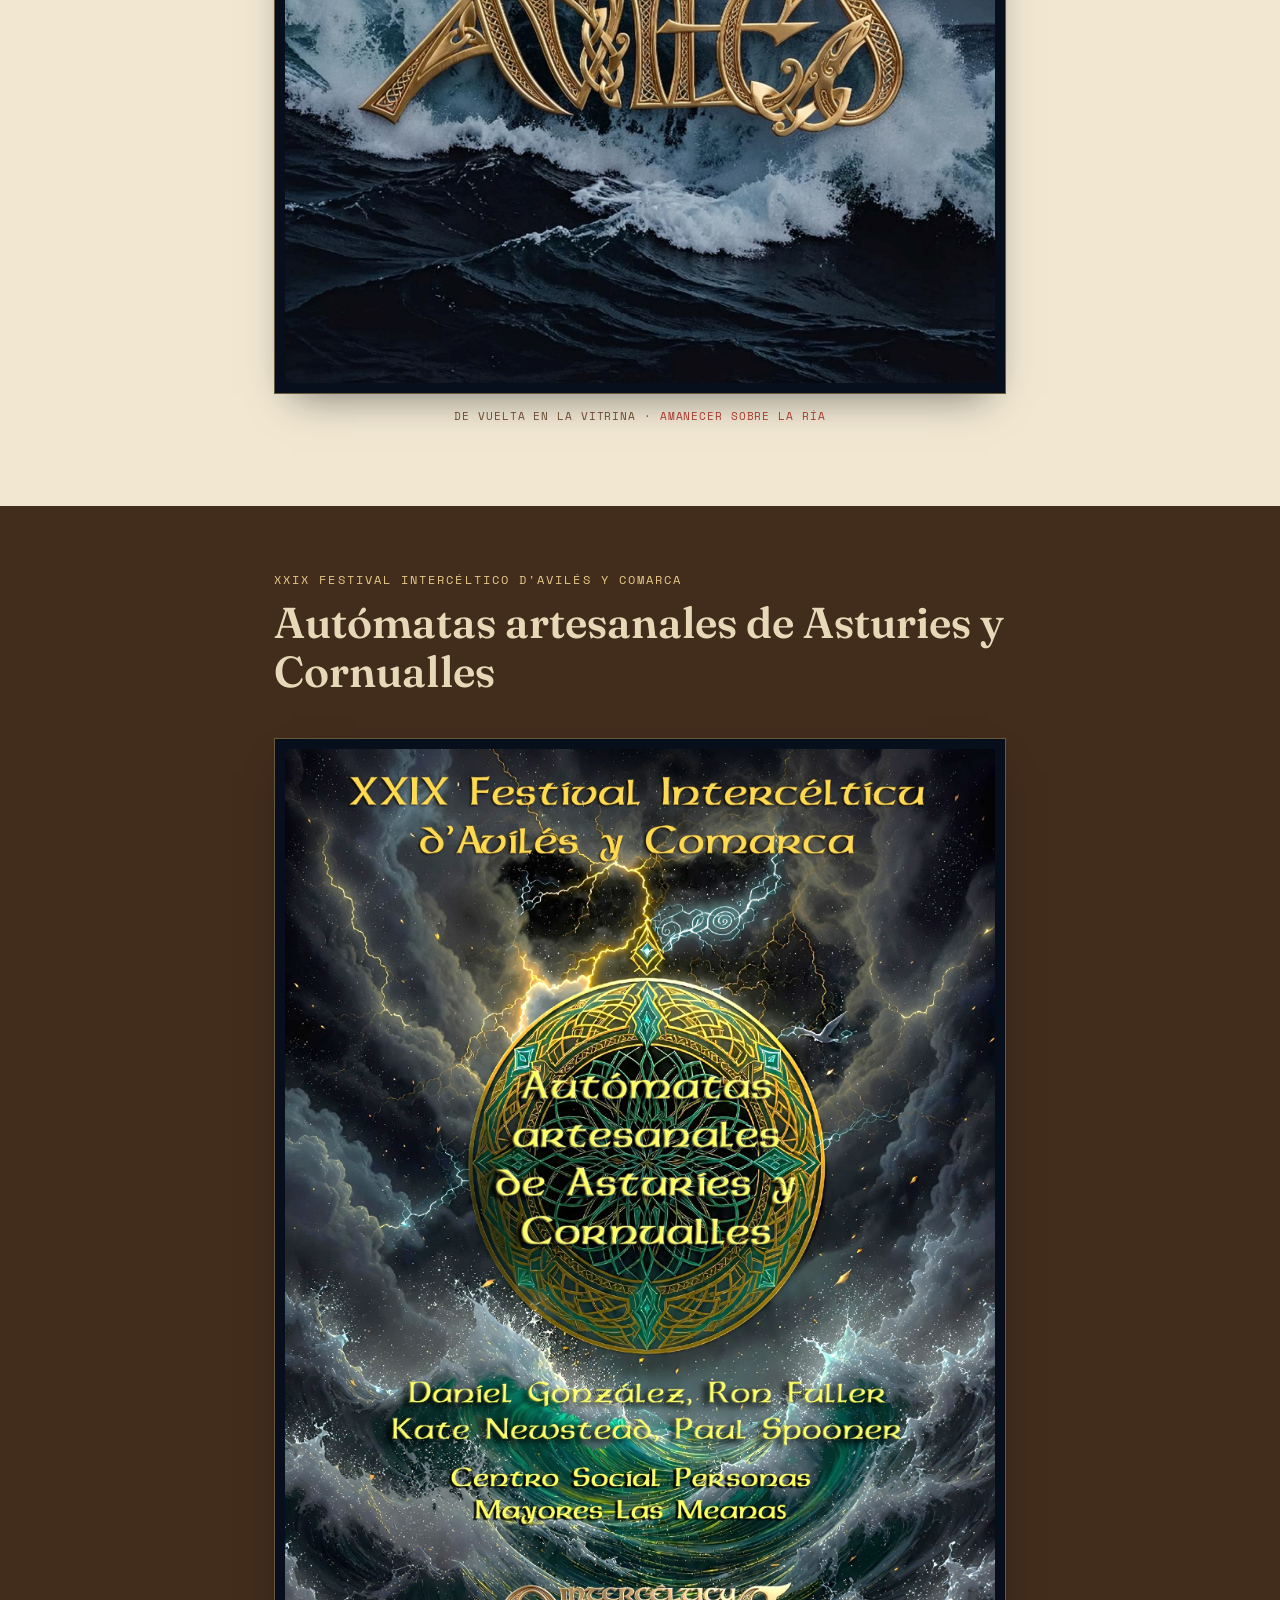
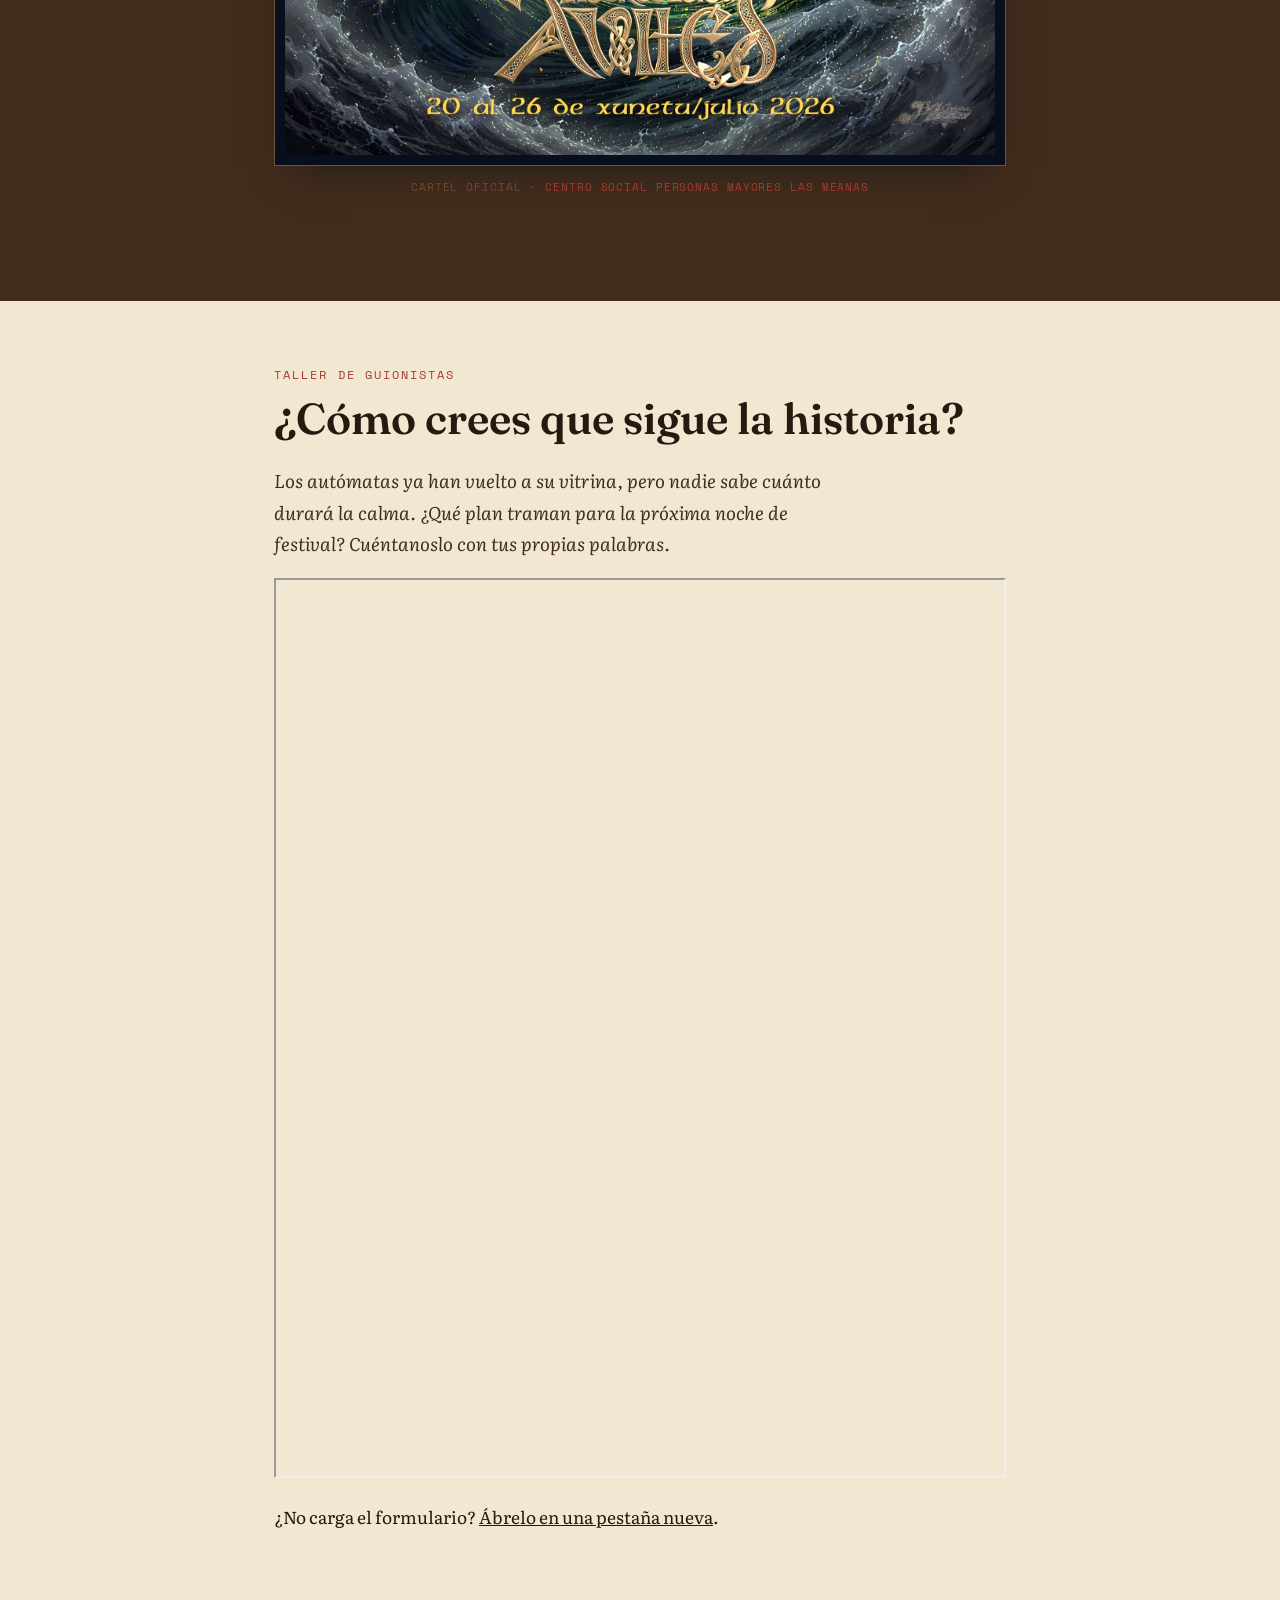
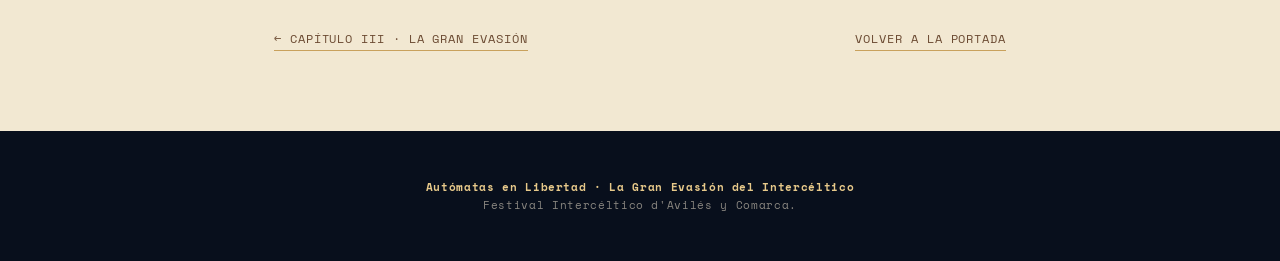
<file: epilogo.html>
<!doctype html>
<html lang="es">
<head>
<meta charset="utf-8">
<meta name="viewport" content="width=device-width, initial-scale=1">
<title>Epílogo · El Nuevo Orden de la Colección · Autómatas en Libertad</title>
<meta name="description" content="El amanecer sobre la ría de Avilés, un guardia confundido, y una colección que ya nunca volverá a ser la misma.">
<link rel="stylesheet" href="style.css">
</head>
<body>

<nav class="site-nav">
  <div class="site-nav__inner">
    <a class="site-nav__brand" href="index.html">
      <svg class="site-nav__gear" viewBox="0 0 24 24" fill="none" xmlns="http://www.w3.org/2000/svg" aria-hidden="true">
        <path d="M12 8.4A3.6 3.6 0 1 0 12 15.6 3.6 3.6 0 0 0 12 8.4Z" stroke="currentColor" stroke-width="1.4"/>
        <path d="M12 2v2.2M12 19.8V22M4.9 4.9l1.6 1.6M17.5 17.5l1.6 1.6M2 12h2.2M19.8 12H22M4.9 19.1l1.6-1.6M17.5 6.5l1.6-1.6" stroke="currentColor" stroke-width="1.4" stroke-linecap="round"/>
      </svg>
      Autómatas en Libertad
    </a>
    <ul class="site-nav__links">
      <li><a href="index.html">Portada</a></li>
      <li><a href="capitulo-1.html">Capítulo I</a></li>
      <li><a href="capitulo-2.html">Capítulo II</a></li>
      <li><a href="capitulo-3.html">Capítulo III</a></li>
      <li><a href="epilogo.html" aria-current="page">Epílogo</a></li>
    </ul>
  </div>
</nav>

<section class="section section--tight">
  <p class="eyebrow">Epílogo</p>
  <h1 class="title">El Nuevo Orden de la Colección</h1>
  <p class="lede">El amanecer no perdona a nadie. Ni siquiera a seis autómatas que anoche incendiaron un escenario celta.</p>
</section>

<section class="section section--tight prose">
  <p class="chapter-open">El amanecer comenzó a teñirse de rosa sobre la ría de Avilés. El Festival Intercéltico había terminado, pero la historia de la colección de Daniel González no había hecho más que empezar.</p>
  <p>El guardia de seguridad, que aún se preguntaba por qué la gaita sonaba sola a las tres de la mañana, regresó a la sala de exposiciones. Se frotó los ojos, incrédulo. Allí estaban: el Trilero, Berta, la Galleta, el Fool, el esquilador y el pequeño de verde. Todos en sus posiciones originales, inmóviles, como si nunca hubieran abandonado sus vitrinas.</p>
  <blockquote><p>—Debe ser el cansancio —susurró el guardia, dejando su linterna en el suelo—. Necesito vacaciones.</p></blockquote>
  <p>Pero mientras se alejaba por el pasillo, un ruido casi imperceptible resonó en la sala. Un <em>clic-clac</em> metálico.</p>
  <p>Berta, la oveja negra, soltó un suspiro de alivio mientras una pequeña mota de lana real, encontrada en el escenario, caía al suelo. La Galleta, desde su posición, le guiñó un ojo.</p>
  <p>Ya no eran simples objetos de una colección. Eran leyendas del Intercéltico. Ahora, cada noche, cuando la luna se refleja en la ría y el silencio vuelve al Centro de Mayores, los autómatas ya no planean fugas. Ahora se dedican a ensayar.</p>
  <p>Porque, como dice el Trilero cuando cree que nadie escucha:</p>
  <blockquote><p>—La vida es corta, pero una buena melodía... eso sí que dura para siempre.</p></blockquote>
  <p>Y así, la colección de Daniel González pasó de ser piezas inertes a ser el alma secreta de Avilés, esperando siempre, con paciencia mecánica, el momento en que la música vuelva a llamarlos a escena.</p>
</section>

<section class="section section--tight">
  <figure class="plate">
    <div class="plate__frame">
      <img src="images/image7.jpeg" alt="Uno de los autómatas de vuelta en su vitrina, inmóvil, al amanecer.">
    </div>
    <figcaption class="plate__caption">De vuelta en la vitrina <span>· amanecer sobre la ría</span></figcaption>
  </figure>
</section>

<section class="section--wood">
  <div class="section__inner">
    <p class="eyebrow">XXIX Festival Intercéltico d'Avilés y Comarca</p>
    <h2 class="title">Autómatas artesanales de Asturies y Cornualles</h2>
    <figure class="plate">
      <div class="plate__frame">
        <img src="images/image8.png" alt="Cartel oficial del XXIX Festival Intercéltico d'Avilés y Comarca: Autómatas artesanales de Asturies y Cornualles, con obras de Daniel González, Ron Fuller, Kate Newstead y Paul Spooner, en el Centro Social Personas Mayores Las Meanas.">
      </div>
      <figcaption class="plate__caption">Cartel oficial <span>· Centro Social Personas Mayores Las Meanas</span></figcaption>
    </figure>
  </div>
</section>

<section class="section workshop">
  <p class="eyebrow">Taller de guionistas</p>
  <h2 class="title">¿Cómo crees que sigue la historia?</h2>
  <p class="lede">Los autómatas ya han vuelto a su vitrina, pero nadie sabe cuánto durará la calma. ¿Qué plan traman para la próxima noche de festival? Cuéntanoslo con tus propias palabras.</p>

  <div class="workshop__frame">
    <!--
      PASO A PASO PARA ACTIVAR EL FORMULARIO
      1. Ve a forms.google.com y crea un formulario nuevo (por ejemplo con una pregunta de
         "párrafo": "¿Cómo crees que continúa la historia?" y otra opcional para el nombre).
      2. Pulsa "Enviar" (arriba a la derecha) → pestaña "Insertar" (el icono < >) → copia la URL
         que aparece dentro de src="..." (termina en /viewform?embedded=true).
      3. Sustituye TU_ENLACE_DE_GOOGLE_FORM_AQUI por esa URL en las DOS líneas de abajo.
      Las respuestas se guardan solas en una hoja de cálculo vinculada a tu formulario
      (pestaña "Respuestas" → icono verde de Sheets).
    -->
    <iframe
      src="https://docs.google.com/forms/d/e/1FAIpQLSdZPogX34fvrBlg0tw4fUvgI3fY-lqr7Zizj6e0WAIANjthVg/viewform?usp=dialog"
      title="Formulario: sugiere cómo continúa la historia"
      loading="lazy"
      width="100%"
      height="900">
      Cargando…
    </iframe>
  </div>
  <p class="workshop__fallback">¿No carga el formulario? <a href="https://docs.google.com/forms/d/e/1FAIpQLSdZPogX34fvrBlg0tw4fUvgI3fY-lqr7Zizj6e0WAIANjthVg/viewform?usp=dialog" target="_blank" rel="noopener">Ábrelo en una pestaña nueva</a>.</p>
</section>

<nav class="chapter-nav" aria-label="Navegación entre capítulos">
  <a href="capitulo-3.html">← Capítulo III · La Gran Evasión</a>
  <span class="chapter-nav__spacer"></span>
  <a href="index.html">Volver a la Portada</a>
</nav>

<footer class="site-footer">
  <p><strong>Autómatas en Libertad · La Gran Evasión del Intercéltico</strong><br>
  Festival Intercéltico d'Avilés y Comarca.</p>
</footer>

</body>
</html>
</file>
<file: style.css>
/* ===========================================================
   AUTÓMATAS EN LIBERTAD — hoja de estilos compartida
   Paleta: noche de vitrina + latón de mecanismo + madera tallada
   =========================================================== */

@import url('https://fonts.googleapis.com/css2?family=Fraunces:opsz,wght,ital@9..144,300..700,0,1&family=Literata:ital,opsz,wght@0,7..72,400;0,7..72,500;0,7..72,600;1,7..72,400&family=Space+Mono:wght@400;700&display=swap');

:root{
  --ink: #101d30;
  --ink-deep: #080f1c;
  --brass: #c9a15c;
  --brass-bright: #e7c98a;
  --wood: #6b4a32;
  --wood-dark: #422c1c;
  --parchment: #f2e8d2;
  --parchment-dim: #e7d9b8;
  --cider: #a63a2e;
  --verdigris: #33685f;
  --ink-text: #241a10;

  --display: "Fraunces", serif;
  --body: "Literata", serif;
  --label: "Space Mono", monospace;

  --max-w: 780px;
}

*{ box-sizing: border-box; }

html{ scroll-behavior: smooth; }

body{
  margin: 0;
  background: var(--parchment);
  color: var(--ink-text);
  font-family: var(--body);
  font-size: 1.08rem;
  line-height: 1.7;
  -webkit-font-smoothing: antialiased;
}

a{ color: inherit; }

img{ max-width: 100%; display: block; }

/* ---------- nav ---------- */

.site-nav{
  position: sticky;
  top: 0;
  z-index: 40;
  background: var(--ink-deep);
  border-bottom: 1px solid rgba(201,161,92,0.35);
}

.site-nav__inner{
  max-width: 1080px;
  margin: 0 auto;
  padding: 0.85rem 1.5rem;
  display: flex;
  align-items: center;
  gap: 1.25rem;
  flex-wrap: wrap;
}

.site-nav__brand{
  display: flex;
  align-items: center;
  gap: 0.55rem;
  font-family: var(--label);
  font-size: 0.72rem;
  letter-spacing: 0.14em;
  text-transform: uppercase;
  color: var(--brass-bright);
  text-decoration: none;
  margin-right: auto;
}

.site-nav__gear{
  width: 18px;
  height: 18px;
  flex-shrink: 0;
  transition: transform 0.6s ease;
}
.site-nav__brand:hover .site-nav__gear{ transform: rotate(75deg); }

@media (prefers-reduced-motion: reduce){
  .site-nav__gear{ transition: none; }
}

.site-nav__links{
  display: flex;
  gap: 1.1rem;
  flex-wrap: wrap;
  list-style: none;
  margin: 0;
  padding: 0;
}

.site-nav__links a{
  font-family: var(--label);
  font-size: 0.7rem;
  letter-spacing: 0.1em;
  text-transform: uppercase;
  text-decoration: none;
  color: rgba(242,232,210,0.65);
  border-bottom: 1px solid transparent;
  padding-bottom: 3px;
  transition: color 0.2s ease, border-color 0.2s ease;
}
.site-nav__links a:hover,
.site-nav__links a[aria-current="page"]{
  color: var(--brass-bright);
  border-color: var(--brass);
}

/* ---------- hero (portada) ---------- */

.hero{
  position: relative;
  min-height: 92vh;
  display: flex;
  align-items: flex-end;
  overflow: hidden;
  background: var(--ink-deep);
}

.hero__img{
  position: absolute;
  inset: 0;
  width: 100%;
  height: 100%;
  object-fit: cover;
  object-position: center 30%;
  opacity: 0.88;
}

.hero__spotlight{
  position: absolute;
  inset: -20%;
  background: radial-gradient(circle at 32% 38%, rgba(255,238,196,0.30), rgba(16,29,48,0) 42%);
  mix-blend-mode: soft-light;
  animation: sweep 14s ease-in-out infinite;
  pointer-events: none;
}

@keyframes sweep{
  0%, 100%{ transform: translate(0,0); }
  50%{ transform: translate(6%, 3%); }
}

@media (prefers-reduced-motion: reduce){
  .hero__spotlight{ animation: none; }
}

.hero__author{
  position: absolute;
  z-index: 2;
  top: 1.9rem;
  left: 0;
  right: 0;
  margin: 0;
  text-align: center;
  font-family: var(--display);
  font-style: italic;
  font-weight: 600;
  font-size: clamp(1rem, 2.3vw, 1.3rem);
  letter-spacing: 0.01em;
  color: var(--brass-bright);
  text-shadow: 0 2px 14px rgba(0,0,0,0.65), 0 1px 2px rgba(0,0,0,0.5);
}

.hero__panel{
  position: relative;
  z-index: 2;
  width: 100%;
  background: linear-gradient(to top, rgba(8,15,28,0.86) 0%, rgba(8,15,28,0.72) 45%, rgba(8,15,28,0.32) 85%, rgba(8,15,28,0) 100%);
  border-top: 1px solid rgba(201,161,92,0.4);
  backdrop-filter: blur(1.5px);
}

.hero__content{
  max-width: 900px;
  margin: 0 auto;
  padding: 2.4rem 1.75rem 3rem;
  text-align: center;
  color: var(--parchment);
}

.hero__eyebrow{
  font-family: var(--label);
  font-size: 0.74rem;
  letter-spacing: 0.22em;
  text-transform: uppercase;
  color: var(--brass-bright);
  margin: 0 0 0.9rem;
}

.hero__title{
  font-family: var(--display);
  font-weight: 600;
  font-size: clamp(2.4rem, 6.5vw, 4.6rem);
  line-height: 1.04;
  margin: 0 0 1rem;
  text-wrap: balance;
  text-shadow: 0 4px 22px rgba(0,0,0,0.5);
}

.hero__title em{
  font-style: italic;
  font-weight: 400;
  color: var(--brass-bright);
}

.hero__subtitle{
  font-family: var(--body);
  font-style: italic;
  font-size: 1.15rem;
  color: rgba(242,232,210,0.9);
  max-width: 44ch;
  margin: 0 auto;
  text-shadow: 0 2px 12px rgba(0,0,0,0.5);
}

/* ---------- sections on parchment ---------- */

.section{
  max-width: var(--max-w);
  margin: 0 auto;
  padding: 4rem 1.5rem;
}

.section--tight{ padding-top: 2.5rem; padding-bottom: 2.5rem; }

.section--wood{
  background: var(--wood-dark);
  color: var(--parchment-dim);
  max-width: none;
}
.section--wood .section__inner{
  max-width: var(--max-w);
  margin: 0 auto;
  padding: 4rem 1.5rem;
}

.eyebrow{
  font-family: var(--label);
  font-size: 0.72rem;
  letter-spacing: 0.18em;
  text-transform: uppercase;
  color: var(--cider);
  margin: 0 0 0.6rem;
}
.section--wood .eyebrow{ color: var(--brass-bright); }

h2.title, h1.title{
  font-family: var(--display);
  font-weight: 600;
  font-size: clamp(1.9rem, 4vw, 2.7rem);
  line-height: 1.12;
  margin: 0 0 1.4rem;
}

.lede{
  font-style: italic;
  font-size: 1.15rem;
  color: var(--wood-dark);
  max-width: 52ch;
}
.section--wood .lede{ color: var(--parchment); }

.divider{
  width: 46px;
  height: 2px;
  background: var(--brass);
  border: none;
  margin: 2.4rem 0;
}

/* ---------- prose / chapter body ---------- */

.prose p{
  margin: 0 0 1.15rem;
}

.prose p.chapter-open::first-letter{
  font-family: var(--display);
  font-size: 3.4rem;
  font-weight: 600;
  float: left;
  line-height: 0.82;
  padding: 0.05em 0.09em 0 0;
  color: var(--cider);
}

.prose strong{
  font-family: var(--label);
  font-weight: 700;
  letter-spacing: 0.02em;
  color: var(--wood-dark);
}

.prose .stage{
  display: block;
  margin: 1.6rem 0;
  padding-left: 1.1rem;
  border-left: 2px solid var(--brass);
  font-style: italic;
  color: var(--verdigris);
}

.prose blockquote{
  margin: 0 0 1.15rem;
  padding-left: 1.2rem;
  border-left: 3px solid var(--cider);
}

.prose blockquote p{ margin: 0; }

.closing-line{
  font-family: var(--display);
  font-style: italic;
  font-size: 1.35rem;
  text-align: center;
  color: var(--wood-dark);
  margin: 2.6rem 0 0;
}

/* ---------- image plates (vitrina) ---------- */

figure.plate{
  margin: 2.6rem 0;
}

.plate__frame{
  background: var(--ink-deep);
  padding: 10px;
  border: 1px solid rgba(201,161,92,0.5);
  box-shadow: 0 18px 40px -18px rgba(8,15,28,0.55);
}

.plate__frame img{ width: 100%; }

figure.plate--wide .plate__frame{ padding: 8px; }

figcaption.plate__caption{
  font-family: var(--label);
  font-size: 0.7rem;
  letter-spacing: 0.08em;
  text-transform: uppercase;
  color: var(--wood);
  text-align: center;
  margin-top: 0.7rem;
}

figcaption.plate__caption span{ color: var(--cider); }

/* small centered logo (dedicatoria) */
.emblem{
  width: 210px;
  margin: 0.5rem auto 0;
  opacity: 0.92;
}

/* ---------- room directory (index chapter grid) ---------- */

.directory{
  display: grid;
  gap: 1px;
  background: rgba(201,161,92,0.4);
  border: 1px solid rgba(201,161,92,0.4);
}

.directory__item{
  background: var(--ink-deep);
  color: var(--parchment-dim);
  padding: 1.6rem 1.75rem;
  text-decoration: none;
  display: grid;
  grid-template-columns: auto 1fr auto;
  align-items: baseline;
  gap: 1.2rem;
  transition: background 0.25s ease;
}

.directory__item:hover{ background: #16263f; }

.directory__num{
  font-family: var(--label);
  color: var(--brass);
  font-size: 0.9rem;
}

.directory__text h3{
  font-family: var(--display);
  font-weight: 600;
  font-size: 1.3rem;
  margin: 0 0 0.25rem;
}

.directory__text p{
  margin: 0;
  font-size: 0.92rem;
  color: rgba(242,232,210,0.6);
}

.directory__arrow{
  font-family: var(--label);
  color: var(--brass-bright);
}

/* ---------- chapter footer nav ---------- */

.chapter-nav{
  max-width: var(--max-w);
  margin: 0 auto;
  padding: 1rem 1.5rem 5rem;
  display: flex;
  justify-content: space-between;
  gap: 1rem;
  font-family: var(--label);
  font-size: 0.72rem;
  letter-spacing: 0.08em;
  text-transform: uppercase;
}

.chapter-nav a{
  text-decoration: none;
  color: var(--wood);
  border-bottom: 1px solid var(--brass);
  padding-bottom: 2px;
}
.chapter-nav a:hover{ color: var(--cider); }

.chapter-nav__spacer{ flex: 1; }

/* ---------- site footer ---------- */

.site-footer{
  background: var(--ink-deep);
  color: rgba(242,232,210,0.55);
  text-align: center;
  padding: 2.2rem 1.5rem;
  font-family: var(--label);
  font-size: 0.68rem;
  letter-spacing: 0.06em;
}

.site-footer strong{ color: var(--brass-bright); }

/* ---------- focus visibility ---------- */

a:focus-visible, button:focus-visible{
  outline: 2px solid var(--cider);
  outline-offset: 3px;
}

/* ---------- responsive ---------- */

@media (max-width: 640px){
  .section, .section--wood .section__inner{ padding: 2.8rem 1.25rem; }
  .directory__item{ grid-template-columns: auto 1fr; }
  .directory__arrow{ display: none; }
  .hero{ min-height: 100vh; }
}
</file>
